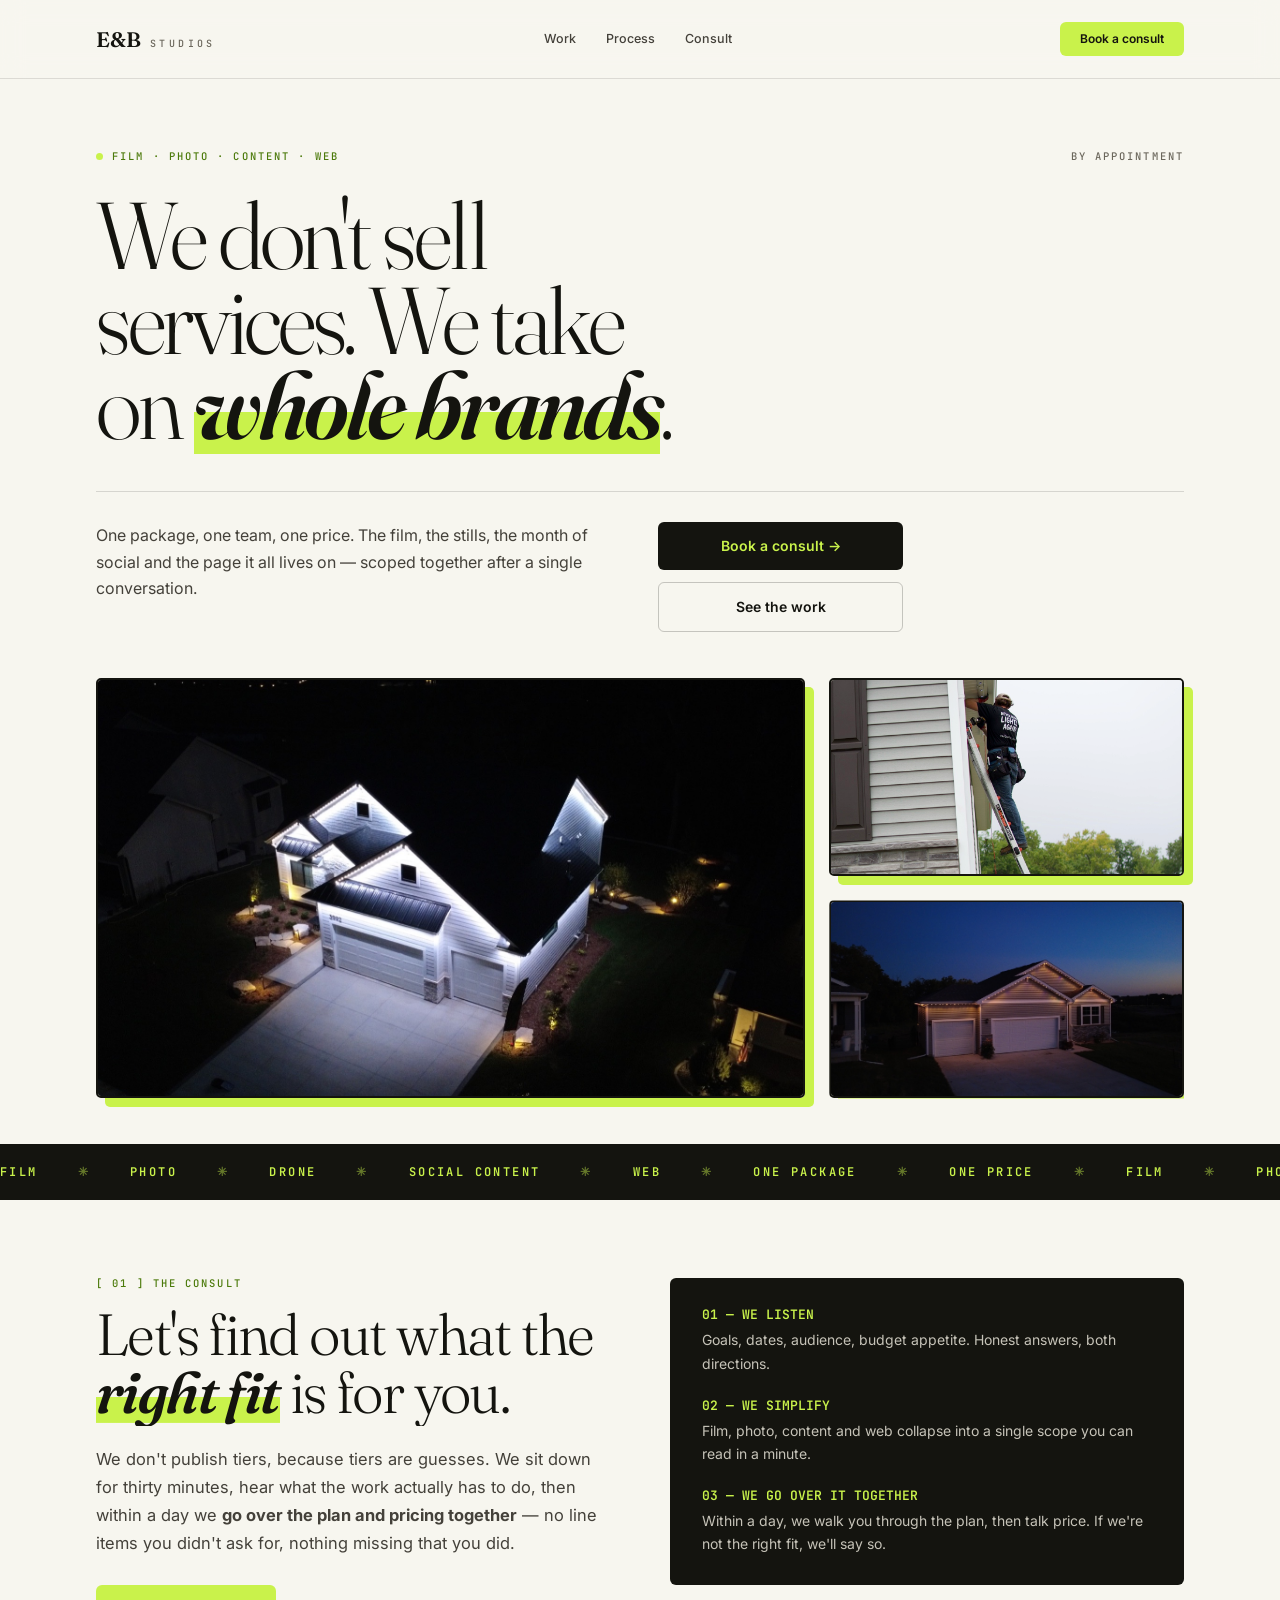
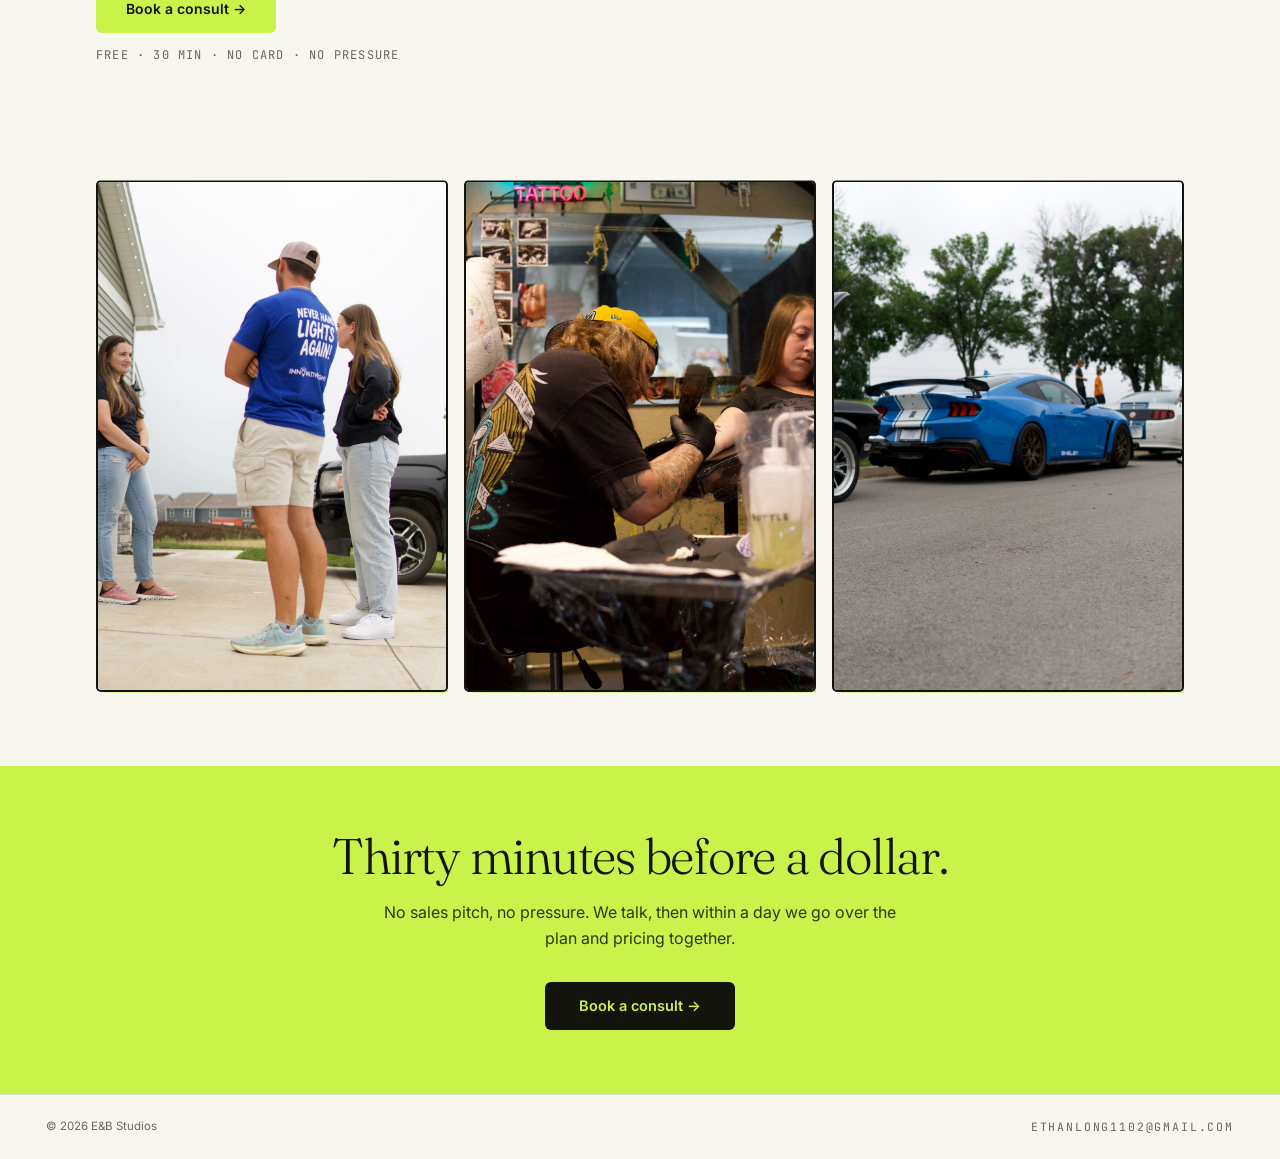
<file: index.html>
<!DOCTYPE html>
<html lang="en">
<head>
  <meta charset="UTF-8" />
  <meta name="viewport" content="width=device-width, initial-scale=1.0" />
  <title>E&amp;B Studios — Film, Photo, Content &amp; Web</title>
  <meta name="description" content="E&B Studios takes on whole brands: film, stills, social content and the page it all lives on — scoped together after one free 30-minute consult." />
  <script>document.documentElement.classList.add("js");</script>

  <link rel="preconnect" href="https://fonts.googleapis.com" />
  <link rel="preconnect" href="https://fonts.gstatic.com" crossorigin />
  <link href="https://fonts.googleapis.com/css2?family=Fraunces:ital,opsz,wght@0,9..144,300..700;1,9..144,300..700&family=Inter:wght@400;500;600;700&family=JetBrains+Mono:wght@400;500;600;700&display=swap" rel="stylesheet" />
  <link rel="stylesheet" href="styles.css" />
</head>
<body>
  <a class="skip" href="#main">Skip to content</a>
  <div class="progress" aria-hidden="true"></div>

  <header class="site-header">
    <div class="header-inner">
      <a href="index.html" class="logo" aria-label="E&amp;B Studios home"><span class="logo-mark">E&amp;B</span><span class="logo-word">STUDIOS</span></a>
      <nav class="nav" aria-label="Primary">
        <a class="navl" href="work.html">Work</a>
        <a class="navl" href="#consult">Process</a>
        <a class="navl" href="consult.html">Consult</a>
      </nav>
      <a class="btn btn-lime btn-sm" href="consult.html">Book a consult</a>
    </div>
  </header>

  <main id="main">
    <div class="wrap">
      <!-- hero -->
      <section class="hero">
        <div class="meta-row rv" data-rv>
          <span class="with-dot"><span class="dot" aria-hidden="true"></span>FILM · PHOTO · CONTENT · WEB</span>
          <span class="muted">BY APPOINTMENT</span>
        </div>
        <h1 class="h1 h1-hero">
          <span class="lift" data-rv style="--d:.04s"><span>We don't sell</span></span>
          <span class="lift" data-rv style="--d:.13s"><span>services. We take</span></span>
          <span class="lift" data-rv style="--d:.22s"><span>on <em class="mark" data-rv><span data-wave="0.06">whole brands</span></em>.</span></span>
        </h1>
        <div class="intro">
          <p class="rv" data-rv style="--d:.08s">One package, one team, one price. The film, the stills, the month of social and the page it all lives on — scoped together after a single conversation.</p>
          <div class="actions rv" data-rv style="--d:.18s">
            <a class="btn btn-ink" href="consult.html">Book a consult <span class="ar">→</span></a>
            <a class="btn btn-ghost" href="work.html">See the work</a>
          </div>
        </div>
      </section>

      <!-- hero media -->
      <section class="hero-media" aria-label="Recent work">
        <div class="still framed wipe hero-main" data-rv>
          <div class="ph">
            <div class="px" data-parallax="26">
              <img src="assets/img/il-aerial-night.jpg" alt="Aerial night view of a house outlined in permanent white lighting" />
            </div>
          </div>
        </div>
        <div class="hero-side">
          <div class="still framed wipe" data-rv style="--d:.12s">
            <div class="ph"><img class="pos-top" src="assets/img/il-hero.jpg" alt="Installer on a ladder fitting permanent lighting under a roofline" /></div>
          </div>
          <div class="still framed wipe" data-rv style="--d:.22s">
            <div class="ph"><img src="assets/img/il-dusk-warm.jpg" alt="Home lit with warm permanent lighting at dusk" /></div>
          </div>
        </div>
      </section>
    </div>

    <!-- marquee -->
    <div class="marquee" aria-hidden="true">
      <div class="mq-track">
        <span>FILM</span><span class="sep">✳</span><span>PHOTO</span><span class="sep">✳</span><span>DRONE</span><span class="sep">✳</span><span>SOCIAL CONTENT</span><span class="sep">✳</span><span>WEB</span><span class="sep">✳</span><span>ONE PACKAGE</span><span class="sep">✳</span><span>ONE PRICE</span><span class="sep">✳</span>
        <span>FILM</span><span class="sep">✳</span><span>PHOTO</span><span class="sep">✳</span><span>DRONE</span><span class="sep">✳</span><span>SOCIAL CONTENT</span><span class="sep">✳</span><span>WEB</span><span class="sep">✳</span><span>ONE PACKAGE</span><span class="sep">✳</span><span>ONE PRICE</span><span class="sep">✳</span>
      </div>
    </div>

    <div class="wrap">
      <!-- consult pitch -->
      <section id="consult" class="section">
        <div class="split">
          <div>
            <p class="label rv" data-rv style="margin-bottom:16px">[ 01 ] THE CONSULT</p>
            <h2 class="h2">
              <span class="lift" data-rv><span>Let's find out what the</span></span>
              <span class="lift" data-rv style="--d:.1s"><span><em class="mark" data-rv><span data-wave="0.06">right fit</span></em> is for you.</span></span>
            </h2>
            <p class="body rv" data-rv style="--d:.1s">We don't publish tiers, because tiers are guesses. We sit down for thirty minutes, hear what the work actually has to do, then within a day we <strong>go over the plan and pricing together</strong> — no line items you didn't ask for, nothing missing that you did.</p>
            <div class="rv" data-rv style="--d:.18s">
              <a class="btn btn-lime" href="consult.html" style="margin-top:28px">Book a consult <span class="ar">→</span></a>
              <p class="note">FREE · 30 MIN · NO CARD · NO PRESSURE</p>
            </div>
          </div>
          <div class="steps-panel rv" data-rv style="--d:.12s">
            <div class="step"><h3>01 — WE LISTEN</h3><p>Goals, dates, audience, budget appetite. Honest answers, both directions.</p></div>
            <div class="step"><h3>02 — WE SIMPLIFY</h3><p>Film, photo, content and web collapse into a single scope you can read in a minute.</p></div>
            <div class="step"><h3>03 — WE GO OVER IT TOGETHER</h3><p>Within a day, we walk you through the plan, then talk price. If we're not the right fit, we'll say so.</p></div>
          </div>
        </div>
      </section>

      <!-- selected work -->
      <section id="work" class="section section-last">
        <div class="section-head">
          <p class="label rv" data-rv>[ 02 ] SELECTED WORK</p>
          <a class="navl link-strong rv" data-rv href="work.html">All projects →</a>
        </div>
        <div class="covers">
          <a class="still framed wipe cover" data-rv href="work.html">
            <div class="ph"><img src="assets/img/il-crew.jpg" alt="" loading="lazy" /></div>
            <div class="cap"><h3>Brand work</h3><span>FILM · PHOTO · SOCIAL</span></div>
          </a>
          <a class="still framed wipe cover" data-rv style="--d:.1s" href="work.html">
            <div class="ph"><img src="assets/img/tattoo-2.jpg" alt="" loading="lazy" /></div>
            <div class="cap"><h3>Social content</h3><span>SHORT-FORM REEL</span></div>
          </a>
          <a class="still framed wipe cover" data-rv style="--d:.2s" href="work.html">
            <div class="ph"><img src="assets/img/carshow-mustang.jpg" alt="" loading="lazy" /></div>
            <div class="cap"><h3>Event coverage</h3><span>PHOTO SET</span></div>
          </a>
        </div>
      </section>
    </div>

    <!-- CTA band -->
    <section class="cta-band">
      <h2><span class="lift" data-rv><span><span data-wave="0.05">Thirty minutes before a dollar.</span></span></span></h2>
      <p class="rv" data-rv style="--d:.1s">No sales pitch, no pressure. We talk, then within a day we go over the plan and pricing together.</p>
      <div class="rv" data-rv style="--d:.18s"><a class="btn btn-ink" href="consult.html" style="padding:17px 34px;font-size:14.5px">Book a consult <span class="ar">→</span></a></div>
    </section>
  </main>

  <footer class="site-footer">
    <span>© <span data-year>2026</span> E&amp;B Studios</span>
    <a class="mono" data-email href="mailto:ethanlong1102@gmail.com">ethanlong1102@gmail.com</a>
  </footer>

  <script src="script.js"></script>
</body>
</html>
</file>
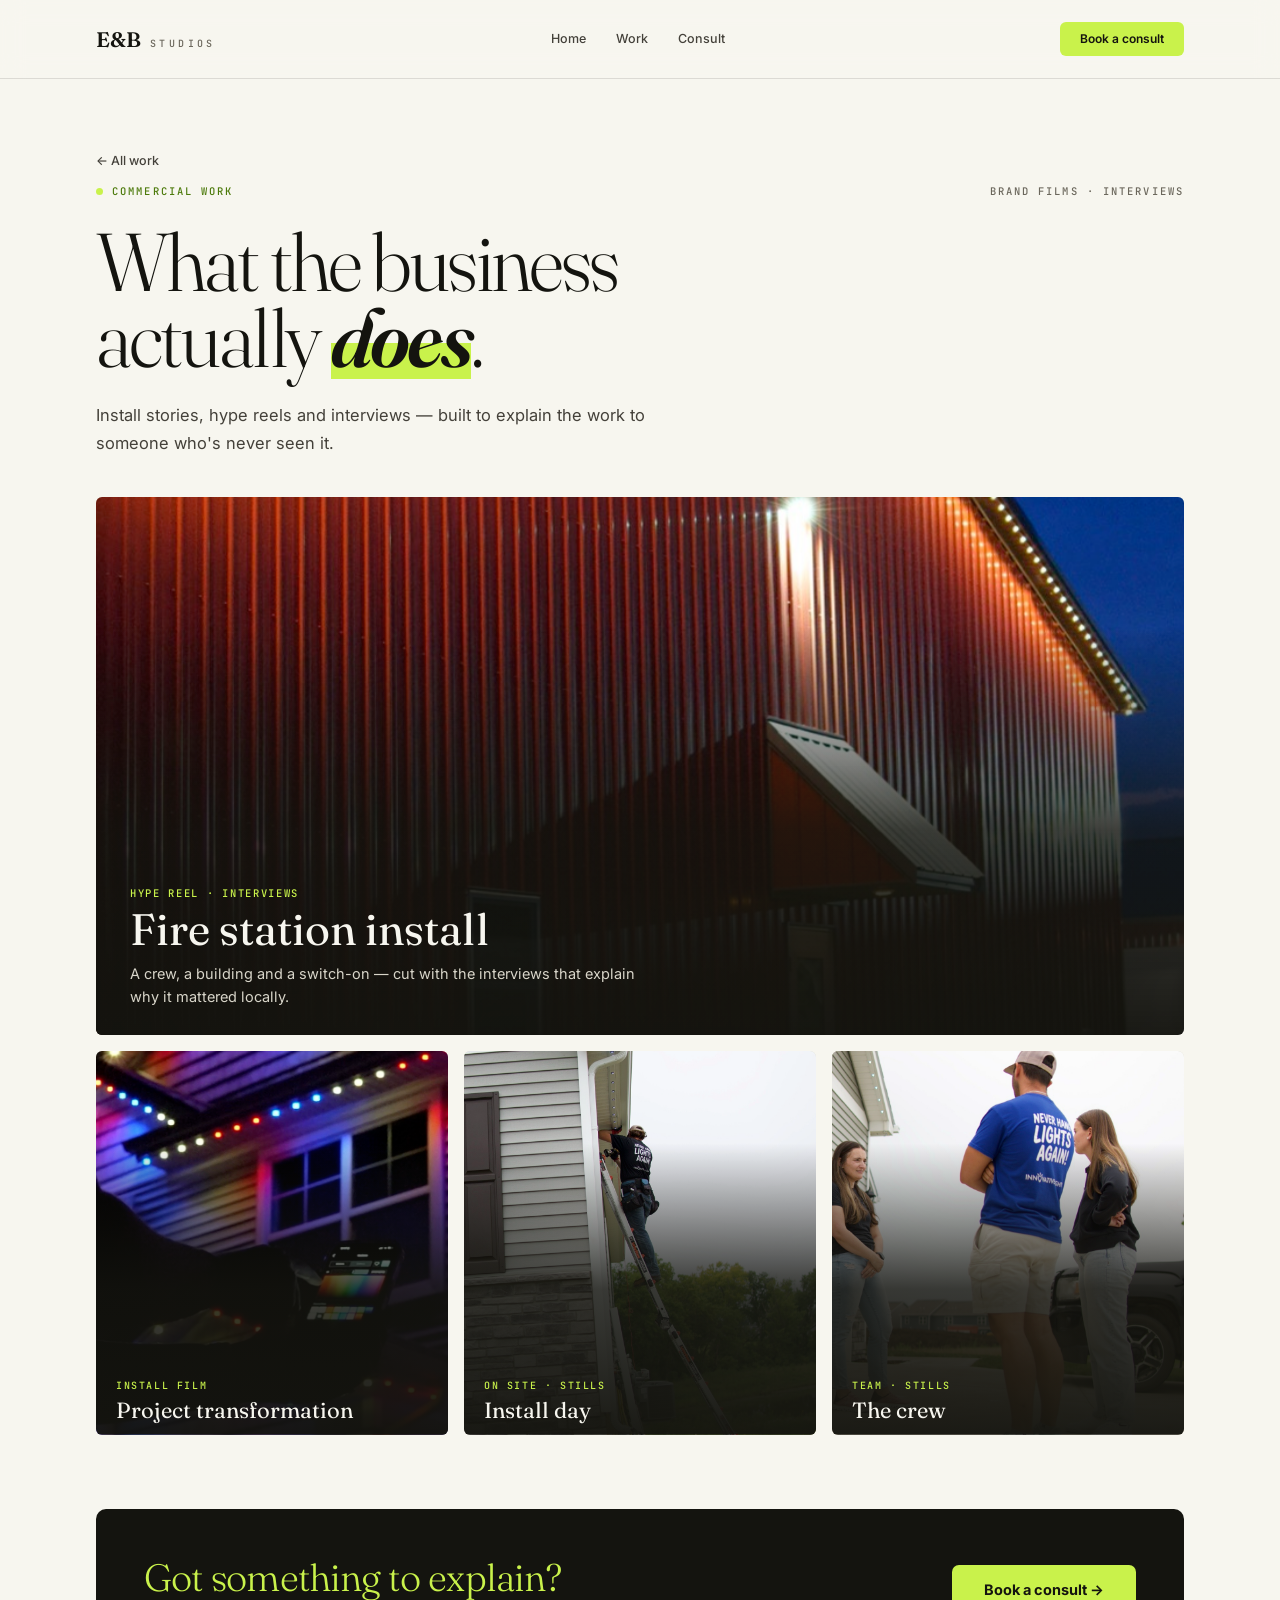
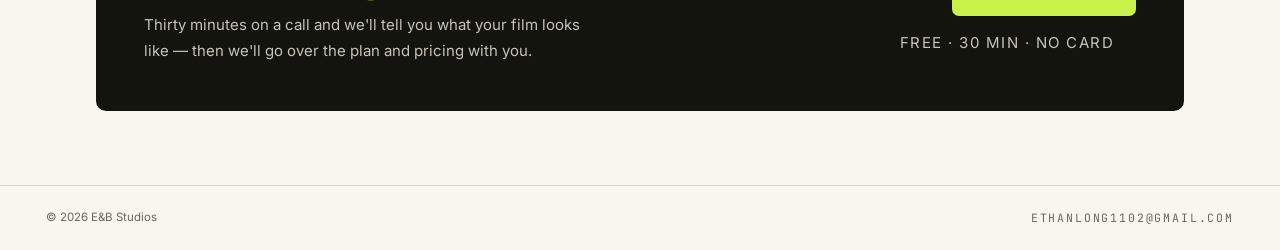
<file: commercial.html>
<!DOCTYPE html>
<html lang="en">
<head>
  <meta charset="UTF-8" />
  <meta name="viewport" content="width=device-width, initial-scale=1.0" />
  <title>Commercial Work — E&amp;B Studios</title>
  <meta name="description" content="Commercial video and brand films from E&B Studios — install stories, interviews and the pieces that explain a business." />
  <script>document.documentElement.classList.add("js");</script>

  <link rel="preconnect" href="https://fonts.googleapis.com" />
  <link rel="preconnect" href="https://fonts.gstatic.com" crossorigin />
  <link href="https://fonts.googleapis.com/css2?family=Fraunces:ital,opsz,wght@0,9..144,300..700;1,9..144,300..700&family=Inter:wght@400;500;600;700&family=JetBrains+Mono:wght@400;500;600;700&display=swap" rel="stylesheet" />
  <link rel="stylesheet" href="styles.css" />
</head>
<body>
  <a class="skip" href="#main">Skip to content</a>
  <div class="progress" aria-hidden="true"></div>

  <header class="site-header">
    <div class="header-inner">
      <a href="index.html" class="logo" aria-label="E&amp;B Studios home"><span class="logo-mark">E&amp;B</span><span class="logo-word">STUDIOS</span></a>
      <nav class="nav" aria-label="Primary">
        <a class="navl" href="index.html">Home</a>
        <a class="navl" href="work.html">Work</a>
        <a class="navl" href="consult.html">Consult</a>
      </nav>
      <a class="btn btn-lime btn-sm" href="consult.html">Book a consult</a>
    </div>
  </header>

  <main id="main" class="wrap">
    <section class="work-hero">
      <a class="navl back-link" href="work.html">← All work</a>
      <div class="meta-row rv" data-rv>
        <span class="with-dot"><span class="dot" aria-hidden="true"></span><span>COMMERCIAL WORK</span></span>
        <span class="muted">BRAND FILMS · INTERVIEWS</span>
      </div>
      <h1 class="h1">
        <span class="lift" data-rv><span>What the business</span></span>
        <span class="lift" data-rv style="--d:.12s"><span>actually <em class="mark" data-rv><span data-wave="0.07">does</span></em>.</span></span>
      </h1>
      <p class="lede rv" data-rv style="--d:.14s">Install stories, hype reels and interviews — built to explain the work to someone who's never seen it.</p>
    </section>

    <section class="section-last">
      <article class="card card-feature wipe" data-rv>
        <div class="ph"><div class="px" data-parallax="24"><img src="assets/img/il-firehouse-night.jpg" alt="" /></div></div>
        <div class="veil"></div>
        <div class="meta">
          <p class="tag">HYPE REEL · INTERVIEWS</p>
          <h2>Fire station install</h2>
          <p class="blurb">A crew, a building and a switch-on — cut with the interviews that explain why it mattered locally.</p>
        </div>
      </article>

      <div class="grid-cards">
        <article class="card wipe" data-rv>
          <div class="ph"><img src="assets/img/il-install.jpg" alt="" loading="lazy" /></div>
          <div class="veil"></div>
          <div class="meta"><p class="tag">INSTALL FILM</p><h3>Project transformation</h3></div>
        </article>

        <article class="card wipe" data-rv>
          <div class="ph"><img src="assets/img/il-hero.jpg" alt="" loading="lazy" /></div>
          <div class="veil"></div>
          <div class="meta"><p class="tag">ON SITE · STILLS</p><h3>Install day</h3></div>
        </article>

        <article class="card wipe" data-rv>
          <div class="ph"><img src="assets/img/il-crew.jpg" alt="" loading="lazy" /></div>
          <div class="veil"></div>
          <div class="meta"><p class="tag">TEAM · STILLS</p><h3>The crew</h3></div>
        </article>
      </div>
    </section>

    <section class="section-last">
      <div class="cta-panel rv" data-rv>
        <div>
          <h2>Got something to explain?</h2>
          <p>Thirty minutes on a call and we'll tell you what your film looks like — then we'll go over the plan and pricing with you.</p>
        </div>
        <div class="align-end">
          <a class="btn btn-lime btn-lg" href="consult.html">Book a consult <span class="ar">→</span></a>
          <p class="note-dark">FREE · 30 MIN · NO CARD</p>
        </div>
      </div>
    </section>
  </main>

  <footer class="site-footer">
    <span>© <span data-year>2026</span> E&amp;B Studios</span>
    <a class="mono" data-email href="mailto:ethanlong1102@gmail.com">ethanlong1102@gmail.com</a>
  </footer>

  <script src="script.js"></script>
</body>
</html>
</file>
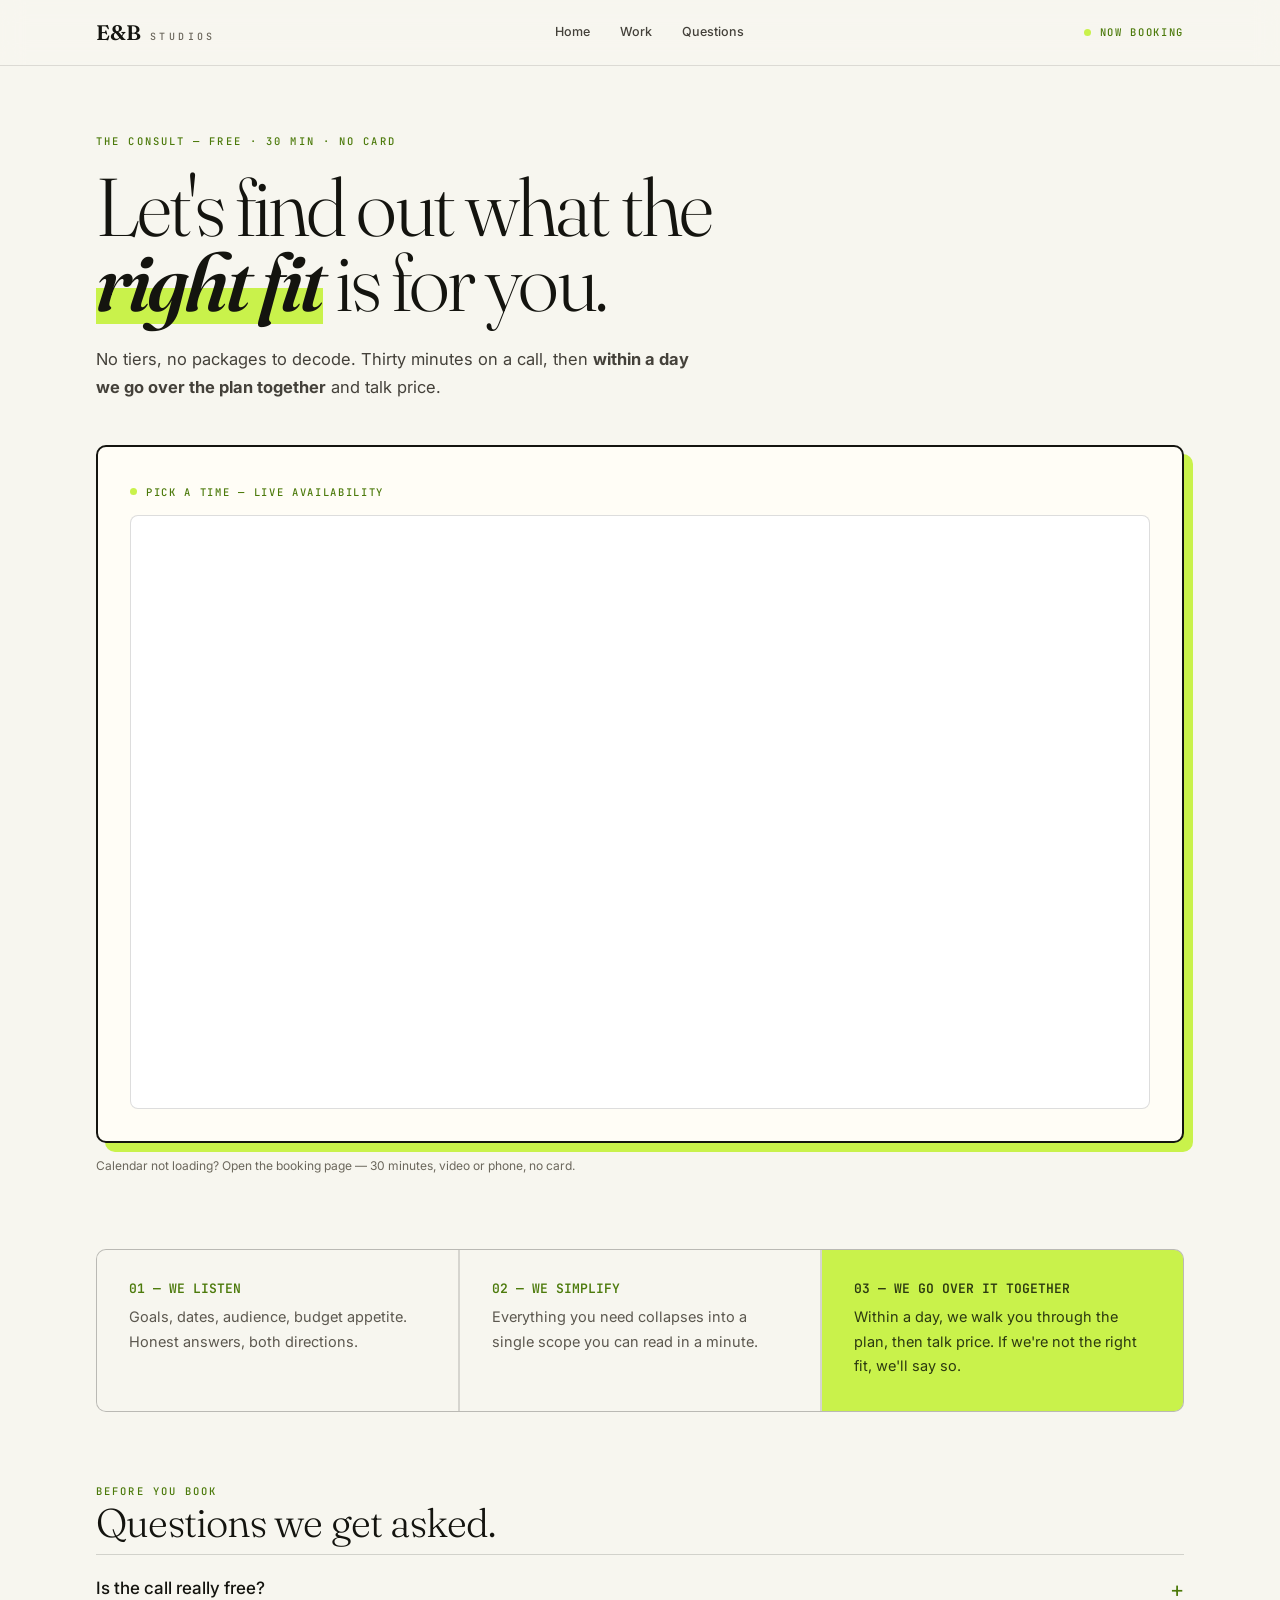
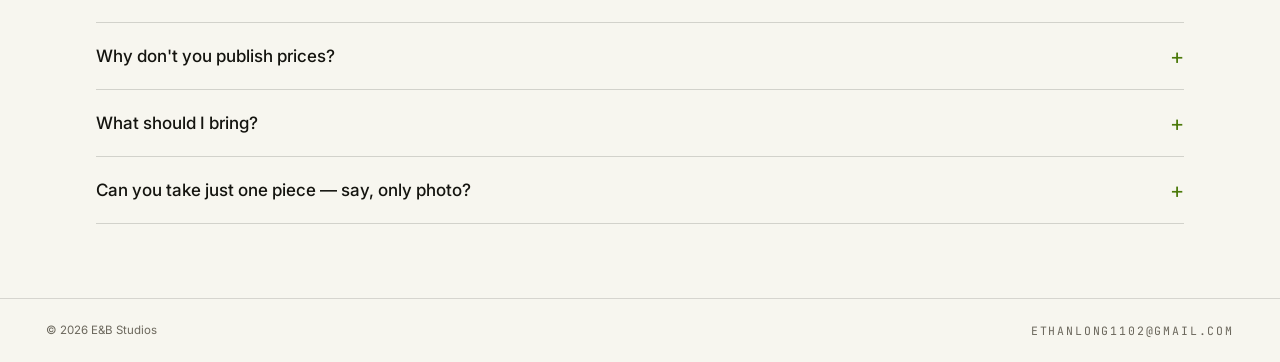
<file: consult.html>
<!DOCTYPE html>
<html lang="en">
<head>
  <meta charset="UTF-8" />
  <meta name="viewport" content="width=device-width, initial-scale=1.0" />
  <title>Book a Consult — E&amp;B Studios</title>
  <meta name="description" content="Book a free 30-minute consult with E&B Studios. No tiers, no card — we talk, then within a day we go over the plan and pricing together." />
  <script>document.documentElement.classList.add("js");</script>

  <link rel="preconnect" href="https://fonts.googleapis.com" />
  <link rel="preconnect" href="https://fonts.gstatic.com" crossorigin />
  <link href="https://fonts.googleapis.com/css2?family=Fraunces:ital,opsz,wght@0,9..144,300..700;1,9..144,300..700&family=Inter:wght@400;500;600;700&family=JetBrains+Mono:wght@400;500;600;700&display=swap" rel="stylesheet" />
  <link rel="stylesheet" href="styles.css" />
</head>
<body>
  <a class="skip" href="#main">Skip to content</a>
  <div class="progress" aria-hidden="true"></div>

  <header class="site-header">
    <div class="header-inner">
      <a href="index.html" class="logo" aria-label="E&amp;B Studios home"><span class="logo-mark">E&amp;B</span><span class="logo-word">STUDIOS</span></a>
      <nav class="nav" aria-label="Primary">
        <a class="navl" href="index.html">Home</a>
        <a class="navl" href="work.html">Work</a>
        <a class="navl" href="#faq">Questions</a>
      </nav>
      <span class="status-pill"><span class="dot" aria-hidden="true"></span>NOW BOOKING</span>
    </div>
  </header>

  <main id="main" class="wrap">
    <!-- hero -->
    <section class="consult-hero">
      <p class="label rv" data-rv>THE CONSULT — FREE · 30 MIN · NO CARD</p>
      <h1 class="h1">
        <span class="lift" data-rv><span>Let's find out what the</span></span>
        <span class="lift" data-rv style="--d:.12s"><span><em class="mark" data-rv><span data-wave="0.06">right fit</span></em> is for you.</span></span>
      </h1>
      <p class="lede rv" data-rv style="--d:.14s">No tiers, no packages to decode. Thirty minutes on a call, then <strong>within a day we go over the plan together</strong> and talk price.</p>
    </section>

    <!-- booking -->
    <section id="book" class="section-last">
      <!-- Built-in request form (used until a Google Calendar booking link is set in script.js) -->
      <div data-booking-form>
        <form novalidate>
          <div class="book-grid">
            <div class="panel rv" data-rv>
              <div class="panel-head">
                <p class="step-label">STEP 01 — PICK A TIME</p>
                <div class="month-nav">
                  <button type="button" class="day day-nav" data-prev aria-label="Previous month">‹</button>
                  <span class="month-label" data-month aria-live="polite">September 2026</span>
                  <button type="button" class="day day-nav" data-next aria-label="Next month">›</button>
                </div>
              </div>
              <div class="weekdays" aria-hidden="true"><span>M</span><span>T</span><span>W</span><span>T</span><span>F</span><span>S</span><span>S</span></div>
              <div class="days" data-days></div>

              <p class="step-label slots-label">AVAILABLE — <span data-tz>CT</span></p>
              <div class="slots" data-slots></div>
              <p class="hint">Shown in <span data-tz-long>Central Time</span>. Video or phone — your call.</p>
            </div>

            <div class="panel rv" data-rv style="--d:.1s">
              <p class="step-label" style="margin-bottom:20px">STEP 02 — YOUR DETAILS</p>
              <div class="fields">
                <label class="field"><span>NAME</span><input class="fld" type="text" name="name" autocomplete="name" placeholder="Your name" required /></label>
                <label class="field"><span>EMAIL</span><input class="fld" type="email" name="email" autocomplete="email" placeholder="you@company.com" required /></label>
              </div>
              <div class="fields">
                <label class="field"><span>PROJECT TYPE</span>
                  <select class="fld" name="type">
                    <option>Brand</option>
                    <option>Film</option>
                    <option>Social media</option>
                    <option>Wedding</option>
                    <option>Property</option>
                    <option>Something else</option>
                  </select>
                </label>
                <label class="field"><span>TARGET WINDOW</span><input class="fld" type="text" name="window" placeholder="e.g. Nov 2026" /></label>
              </div>
              <label class="field field-full"><span>WHAT DO YOU WANT TO WALK AWAY WITH?</span><textarea class="fld" name="goal" rows="4" placeholder="A launch film, a month of social, a site that converts…"></textarea></label>
            </div>
          </div>

          <div class="summary rv" data-rv style="--d:.16s">
            <div>
              <p class="label">YOUR SLOT</p>
              <p class="big" data-chosen aria-live="polite">Pick a day to continue</p>
              <p class="sub">30 minutes · <span data-tz>CT</span> · Video or phone</p>
            </div>
            <div>
              <p class="label">WE'LL COVER</p>
              <p class="sub" style="margin:0">What the work has to do · scope, dates and crew · a real number before you hang up.</p>
            </div>
            <div class="align-end">
              <button type="submit" class="btn btn-lime btn-lg">Request this slot <span class="ar">→</span></button>
              <p class="note-dark">WE CONFIRM BY EMAIL · NO CARD</p>
            </div>
            <p class="form-status" data-status role="status"></p>
          </div>
        </form>
      </div>

      <!-- Live booking (shown automatically once bookingEmbedUrl is set in script.js) -->
      <div data-booking-embed hidden>
        <div class="panel embed-panel">
          <p class="step-label with-dot" style="margin-bottom:18px"><span class="dot" aria-hidden="true"></span>PICK A TIME — LIVE AVAILABILITY</p>
        </div>
        <p class="hint">Calendar not loading? <a class="navl" data-booking-link href="https://calendar.app.google/4SrA89J7dB6cKtww9">Open the booking page</a> — 30 minutes, video or phone, no card.</p>
      </div>
    </section>

    <!-- process -->
    <section class="section-last" aria-label="How it works">
      <div class="strip">
        <div class="rv" data-rv><h3>01 — WE LISTEN</h3><p>Goals, dates, audience, budget appetite. Honest answers, both directions.</p></div>
        <div class="rv" data-rv style="--d:.08s"><h3>02 — WE SIMPLIFY</h3><p>Everything you need collapses into a single scope you can read in a minute.</p></div>
        <div class="rv is-lime" data-rv style="--d:.16s"><h3>03 — WE GO OVER IT TOGETHER</h3><p>Within a day, we walk you through the plan, then talk price. If we're not the right fit, we'll say so.</p></div>
      </div>
    </section>

    <!-- faq -->
    <section id="faq" class="faq section-last">
      <p class="label rv" data-rv>BEFORE YOU BOOK</p>
      <h2 class="h2 h2-sm"><span class="lift" data-rv><span>Questions we get asked.</span></span></h2>
      <div class="rv" data-rv style="--d:.1s">
        <details class="acc"><summary>Is the call really free?<span class="pm" aria-hidden="true">+</span></summary><p>Yes. Thirty minutes, no card, no obligation. If it turns out we're not the right studio for the job, we'll tell you who is.</p></details>
        <details class="acc"><summary>Why don't you publish prices?<span class="pm" aria-hidden="true">+</span></summary><p>Because tiers are guesses. A two-hour brand shoot and a three-day wedding don't belong on the same menu. We talk first, then go over the plan and pricing with you once we understand the work.</p></details>
        <details class="acc"><summary>What should I bring?<span class="pm" aria-hidden="true">+</span></summary><p>Rough dates, rough budget, and anything that shows the feeling you're after — a reel, a mood board, a competitor's site you envy.</p></details>
        <details class="acc"><summary>Can you take just one piece — say, only photo?<span class="pm" aria-hidden="true">+</span></summary><p>Usually we work as one package, because that's what keeps a brand consistent. Tell us on the call and we'll be straight with you about whether a single craft makes sense.</p></details>
      </div>
    </section>
  </main>

  <footer class="site-footer">
    <span>© <span data-year>2026</span> E&amp;B Studios</span>
    <a class="mono" data-email href="mailto:ethanlong1102@gmail.com">ethanlong1102@gmail.com</a>
  </footer>

  <script src="script.js"></script>
</body>
</html>
</file>
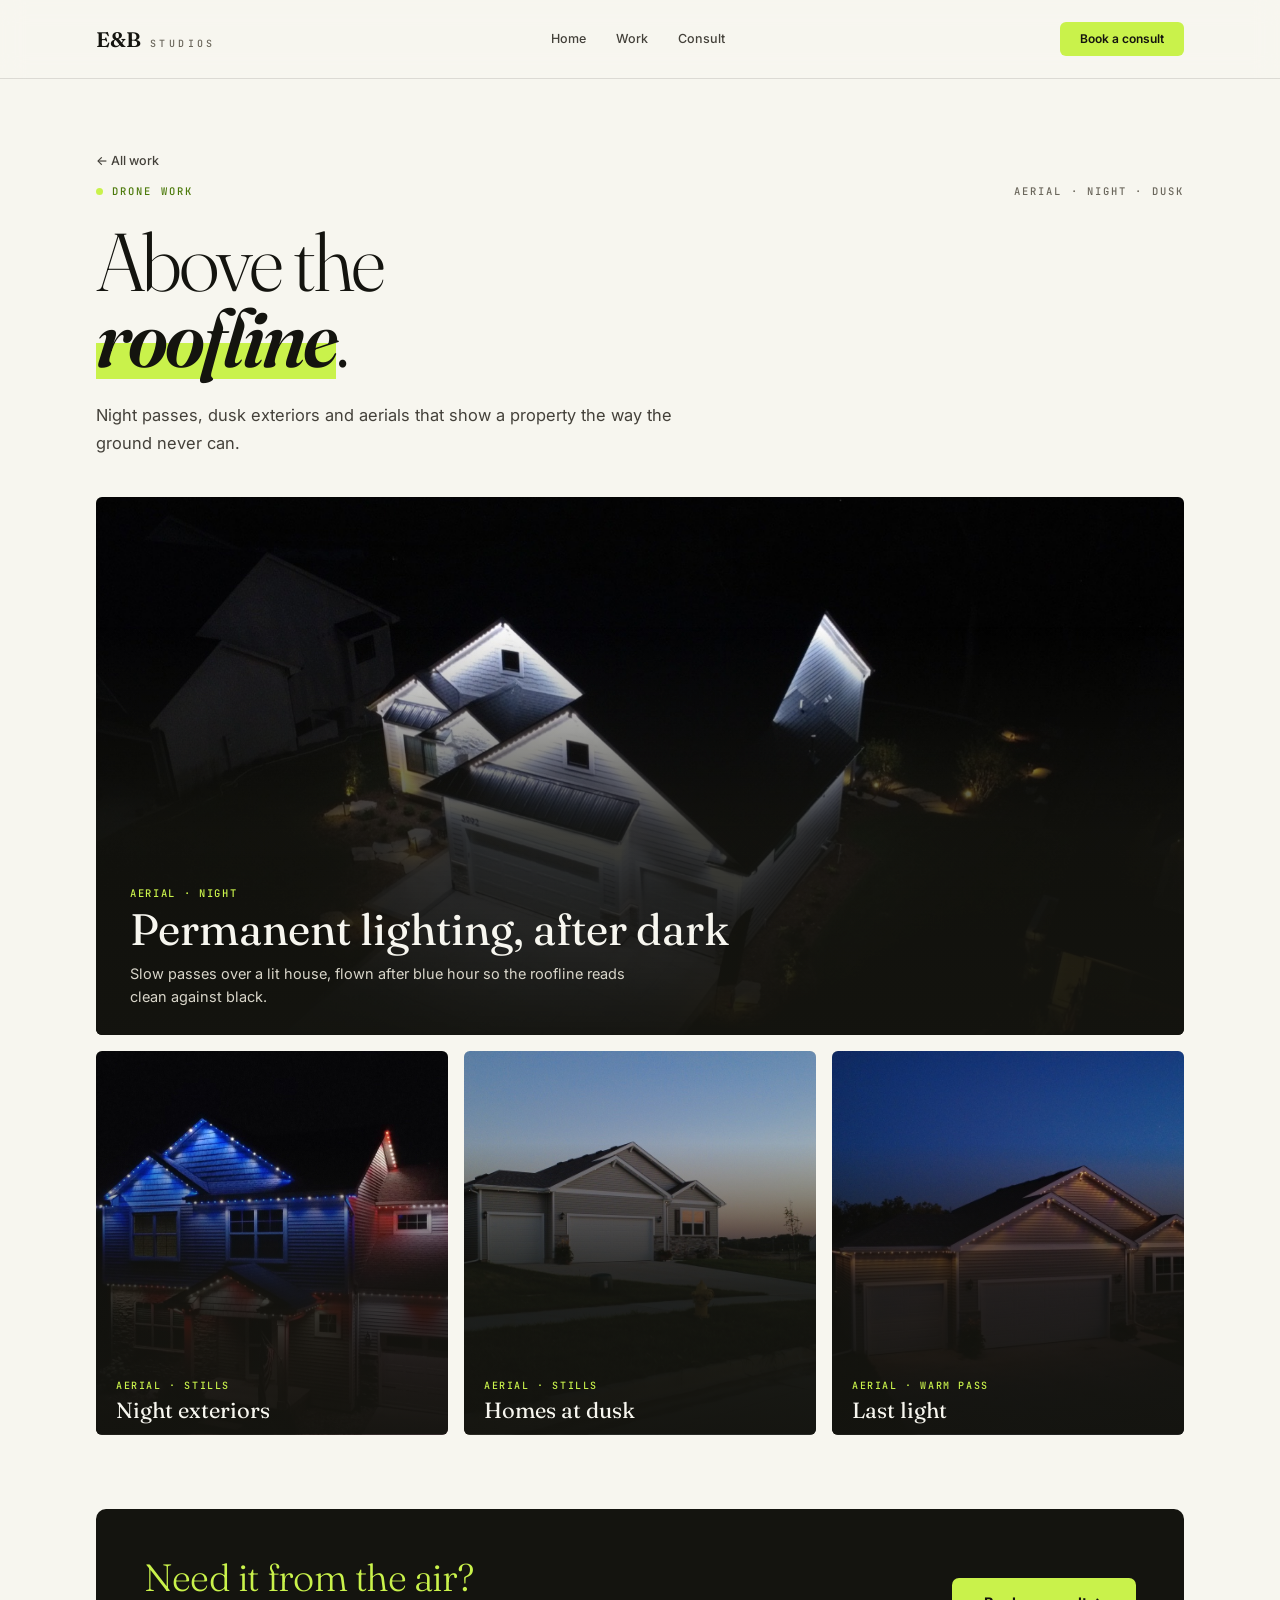
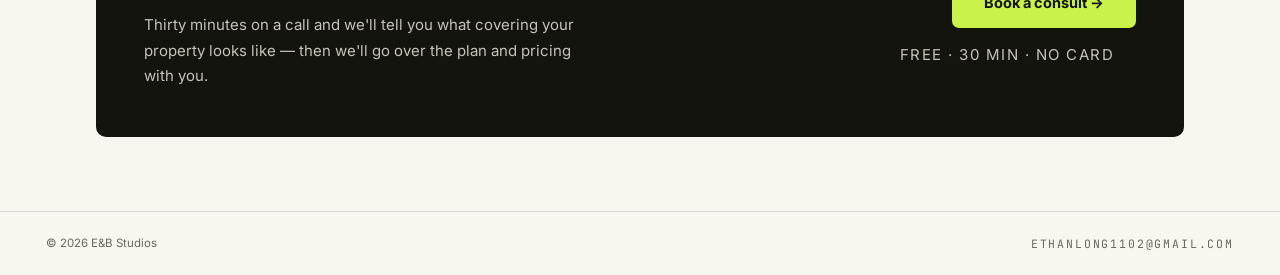
<file: drone.html>
<!DOCTYPE html>
<html lang="en">
<head>
  <meta charset="UTF-8" />
  <meta name="viewport" content="width=device-width, initial-scale=1.0" />
  <title>Drone Work — E&amp;B Studios</title>
  <meta name="description" content="Aerial and night drone work from E&B Studios." />
  <script>document.documentElement.classList.add("js");</script>

  <link rel="preconnect" href="https://fonts.googleapis.com" />
  <link rel="preconnect" href="https://fonts.gstatic.com" crossorigin />
  <link href="https://fonts.googleapis.com/css2?family=Fraunces:ital,opsz,wght@0,9..144,300..700;1,9..144,300..700&family=Inter:wght@400;500;600;700&family=JetBrains+Mono:wght@400;500;600;700&display=swap" rel="stylesheet" />
  <link rel="stylesheet" href="styles.css" />
</head>
<body>
  <a class="skip" href="#main">Skip to content</a>
  <div class="progress" aria-hidden="true"></div>

  <header class="site-header">
    <div class="header-inner">
      <a href="index.html" class="logo" aria-label="E&amp;B Studios home"><span class="logo-mark">E&amp;B</span><span class="logo-word">STUDIOS</span></a>
      <nav class="nav" aria-label="Primary">
        <a class="navl" href="index.html">Home</a>
        <a class="navl" href="work.html">Work</a>
        <a class="navl" href="consult.html">Consult</a>
      </nav>
      <a class="btn btn-lime btn-sm" href="consult.html">Book a consult</a>
    </div>
  </header>

  <main id="main" class="wrap">
    <section class="work-hero">
      <a class="navl back-link" href="work.html">← All work</a>
      <div class="meta-row rv" data-rv>
        <span class="with-dot"><span class="dot" aria-hidden="true"></span><span>DRONE WORK</span></span>
        <span class="muted">AERIAL · NIGHT · DUSK</span>
      </div>
      <h1 class="h1">
        <span class="lift" data-rv><span>Above the</span></span>
        <span class="lift" data-rv style="--d:.12s"><span><em class="mark" data-rv><span data-wave="0.07">roofline</span></em>.</span></span>
      </h1>
      <p class="lede rv" data-rv style="--d:.14s">Night passes, dusk exteriors and aerials that show a property the way the ground never can.</p>
    </section>

    <section class="section-last">
      <article class="card card-feature wipe" data-rv>
        <div class="ph"><div class="px" data-parallax="24"><img src="assets/img/il-aerial-night.jpg" alt="" /></div></div>
        <div class="veil"></div>
        <div class="meta">
          <p class="tag">AERIAL · NIGHT</p>
          <h2>Permanent lighting, after dark</h2>
          <p class="blurb">Slow passes over a lit house, flown after blue hour so the roofline reads clean against black.</p>
        </div>
      </article>

      <div class="grid-cards">
        <article class="card wipe" data-rv>
          <div class="ph"><img src="assets/img/il-drone-house.jpg" alt="" loading="lazy" /></div>
          <div class="veil"></div>
          <div class="meta"><p class="tag">AERIAL · STILLS</p><h3>Night exteriors</h3></div>
        </article>

        <article class="card wipe" data-rv>
          <div class="ph"><img src="assets/img/il-dusk-home.jpg" alt="" loading="lazy" /></div>
          <div class="veil"></div>
          <div class="meta"><p class="tag">AERIAL · STILLS</p><h3>Homes at dusk</h3></div>
        </article>

        <article class="card wipe" data-rv>
          <div class="ph"><img src="assets/img/il-dusk-warm.jpg" alt="" loading="lazy" /></div>
          <div class="veil"></div>
          <div class="meta"><p class="tag">AERIAL · WARM PASS</p><h3>Last light</h3></div>
        </article>
      </div>
    </section>

    <section class="section-last">
      <div class="cta-panel rv" data-rv>
        <div>
          <h2>Need it from the air?</h2>
          <p>Thirty minutes on a call and we'll tell you what covering your property looks like — then we'll go over the plan and pricing with you.</p>
        </div>
        <div class="align-end">
          <a class="btn btn-lime btn-lg" href="consult.html">Book a consult <span class="ar">→</span></a>
          <p class="note-dark">FREE · 30 MIN · NO CARD</p>
        </div>
      </div>
    </section>
  </main>

  <footer class="site-footer">
    <span>© <span data-year>2026</span> E&amp;B Studios</span>
    <a class="mono" data-email href="mailto:ethanlong1102@gmail.com">ethanlong1102@gmail.com</a>
  </footer>

  <script src="script.js"></script>
</body>
</html>
</file>
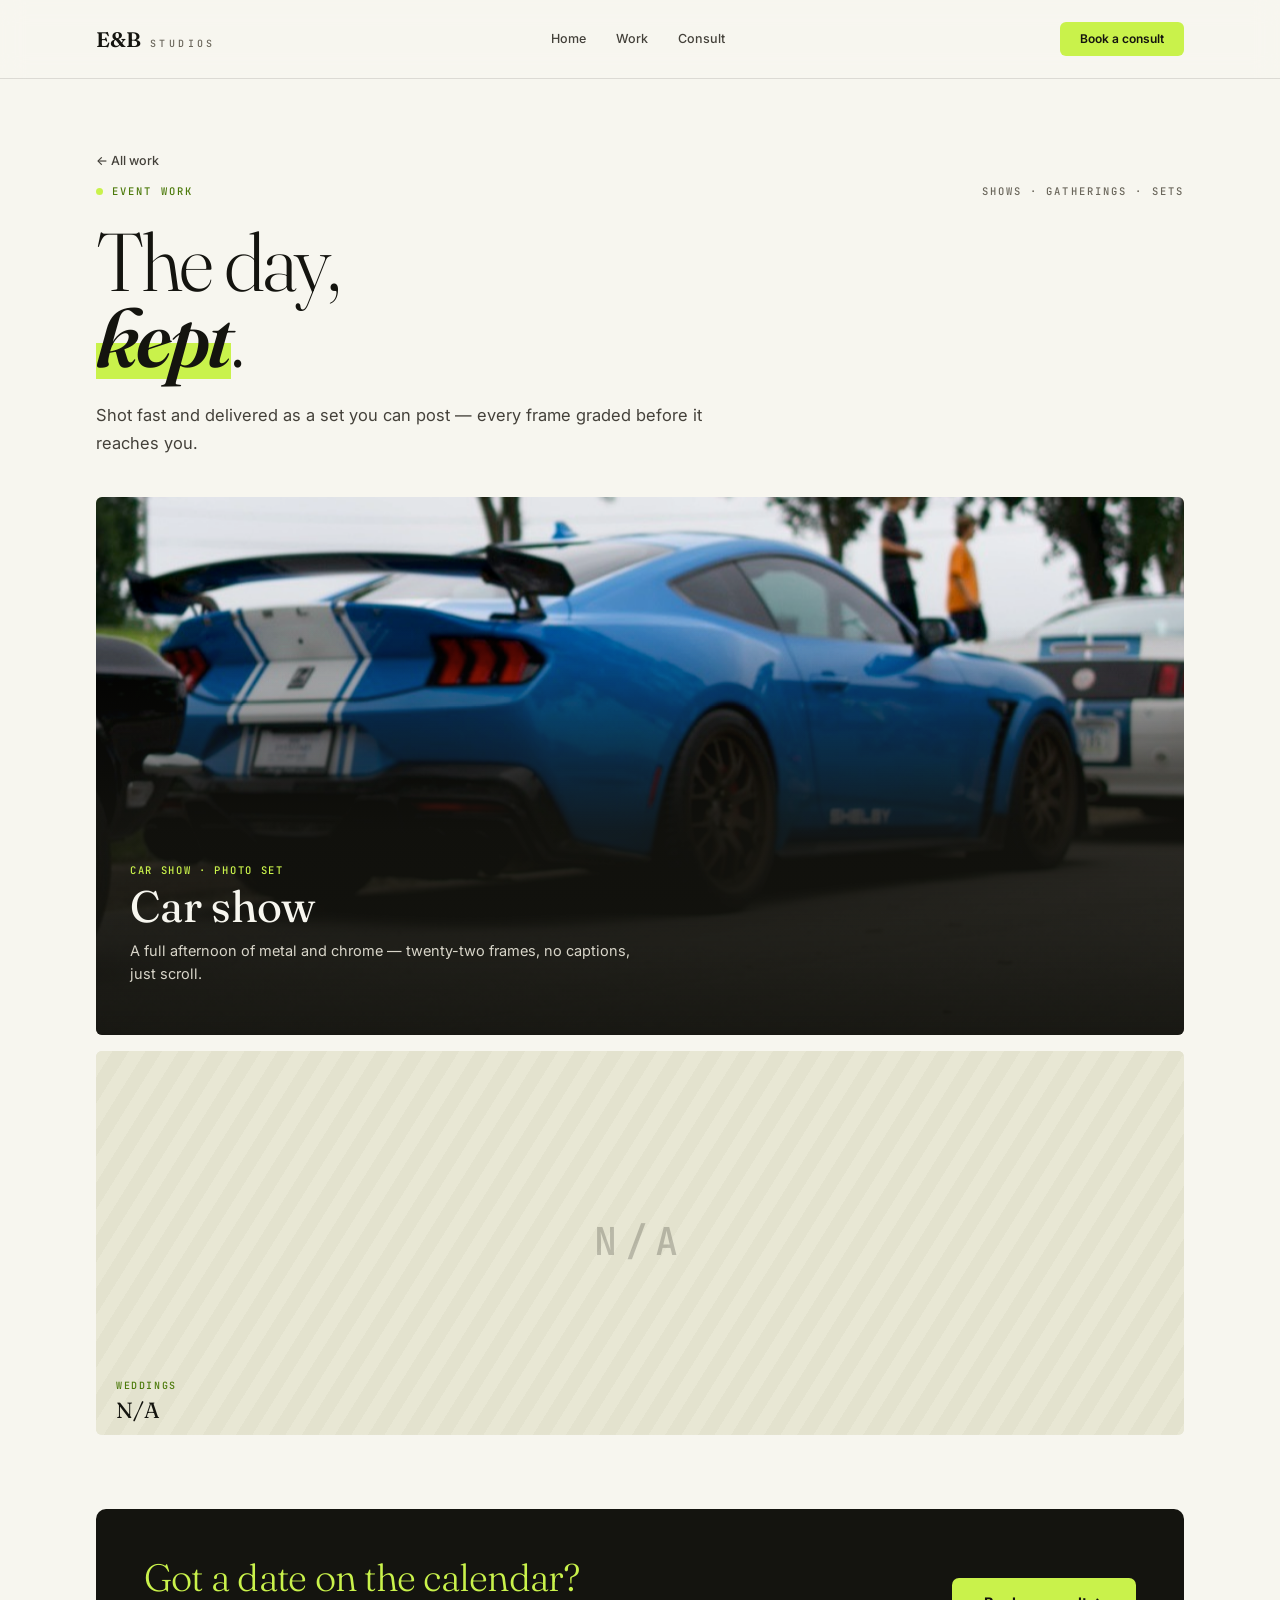
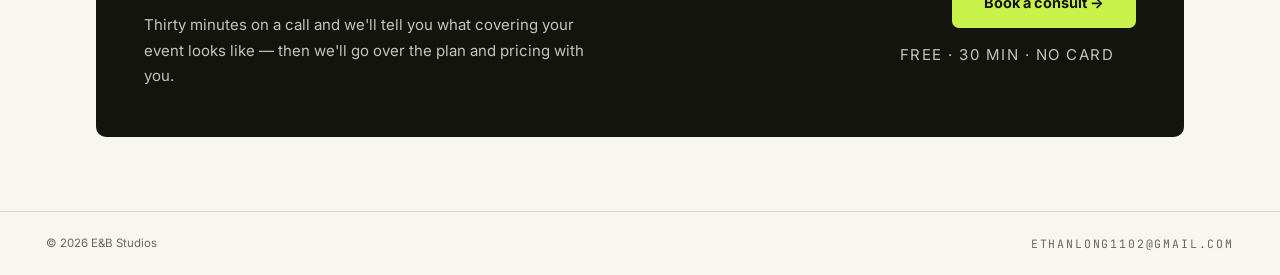
<file: events.html>
<!DOCTYPE html>
<html lang="en">
<head>
  <meta charset="UTF-8" />
  <meta name="viewport" content="width=device-width, initial-scale=1.0" />
  <title>Event Work — E&amp;B Studios</title>
  <meta name="description" content="Event coverage from E&B Studios — shows, gatherings and the days worth remembering." />
  <script>document.documentElement.classList.add("js");</script>

  <link rel="preconnect" href="https://fonts.googleapis.com" />
  <link rel="preconnect" href="https://fonts.gstatic.com" crossorigin />
  <link href="https://fonts.googleapis.com/css2?family=Fraunces:ital,opsz,wght@0,9..144,300..700;1,9..144,300..700&family=Inter:wght@400;500;600;700&family=JetBrains+Mono:wght@400;500;600;700&display=swap" rel="stylesheet" />
  <link rel="stylesheet" href="styles.css" />
</head>
<body>
  <a class="skip" href="#main">Skip to content</a>
  <div class="progress" aria-hidden="true"></div>

  <header class="site-header">
    <div class="header-inner">
      <a href="index.html" class="logo" aria-label="E&amp;B Studios home"><span class="logo-mark">E&amp;B</span><span class="logo-word">STUDIOS</span></a>
      <nav class="nav" aria-label="Primary">
        <a class="navl" href="index.html">Home</a>
        <a class="navl" href="work.html">Work</a>
        <a class="navl" href="consult.html">Consult</a>
      </nav>
      <a class="btn btn-lime btn-sm" href="consult.html">Book a consult</a>
    </div>
  </header>

  <main id="main" class="wrap">
    <section class="work-hero">
      <a class="navl back-link" href="work.html">← All work</a>
      <div class="meta-row rv" data-rv>
        <span class="with-dot"><span class="dot" aria-hidden="true"></span><span>EVENT WORK</span></span>
        <span class="muted">SHOWS · GATHERINGS · SETS</span>
      </div>
      <h1 class="h1">
        <span class="lift" data-rv><span>The day,</span></span>
        <span class="lift" data-rv style="--d:.12s"><span><em class="mark" data-rv><span data-wave="0.07">kept</span></em>.</span></span>
      </h1>
      <p class="lede rv" data-rv style="--d:.14s">Shot fast and delivered as a set you can post — every frame graded before it reaches you.</p>
    </section>

    <section class="section-last">
      <a class="card card-feature wipe" data-rv href="gallery-cars.html">
        <div class="ph"><div class="px" data-parallax="24"><img src="assets/img/carshow-mustang.jpg" alt="" /></div></div>
        <div class="veil"></div>
        <div class="meta">
          <p class="tag">CAR SHOW · PHOTO SET</p>
          <h2>Car show</h2>
          <p class="blurb">A full afternoon of metal and chrome — twenty-two frames, no captions, just scroll.</p>
          <span class="go">OPEN THE GALLERY →</span>
        </div>
      </a>

      <div class="grid-cards">
        <article class="card wipe" data-rv data-placeholder>
          <div class="ph stripes-b"><span class="na">N/A</span></div>
          <div class="veil"></div>
          <div class="meta"><p class="tag">WEDDINGS</p><h3>N/A</h3></div>
        </article>
      </div>
    </section>

    <section class="section-last">
      <div class="cta-panel rv" data-rv>
        <div>
          <h2>Got a date on the calendar?</h2>
          <p>Thirty minutes on a call and we'll tell you what covering your event looks like — then we'll go over the plan and pricing with you.</p>
        </div>
        <div class="align-end">
          <a class="btn btn-lime btn-lg" href="consult.html">Book a consult <span class="ar">→</span></a>
          <p class="note-dark">FREE · 30 MIN · NO CARD</p>
        </div>
      </div>
    </section>
  </main>

  <footer class="site-footer">
    <span>© <span data-year>2026</span> E&amp;B Studios</span>
    <a class="mono" data-email href="mailto:ethanlong1102@gmail.com">ethanlong1102@gmail.com</a>
  </footer>

  <script src="script.js"></script>
</body>
</html>
</file>
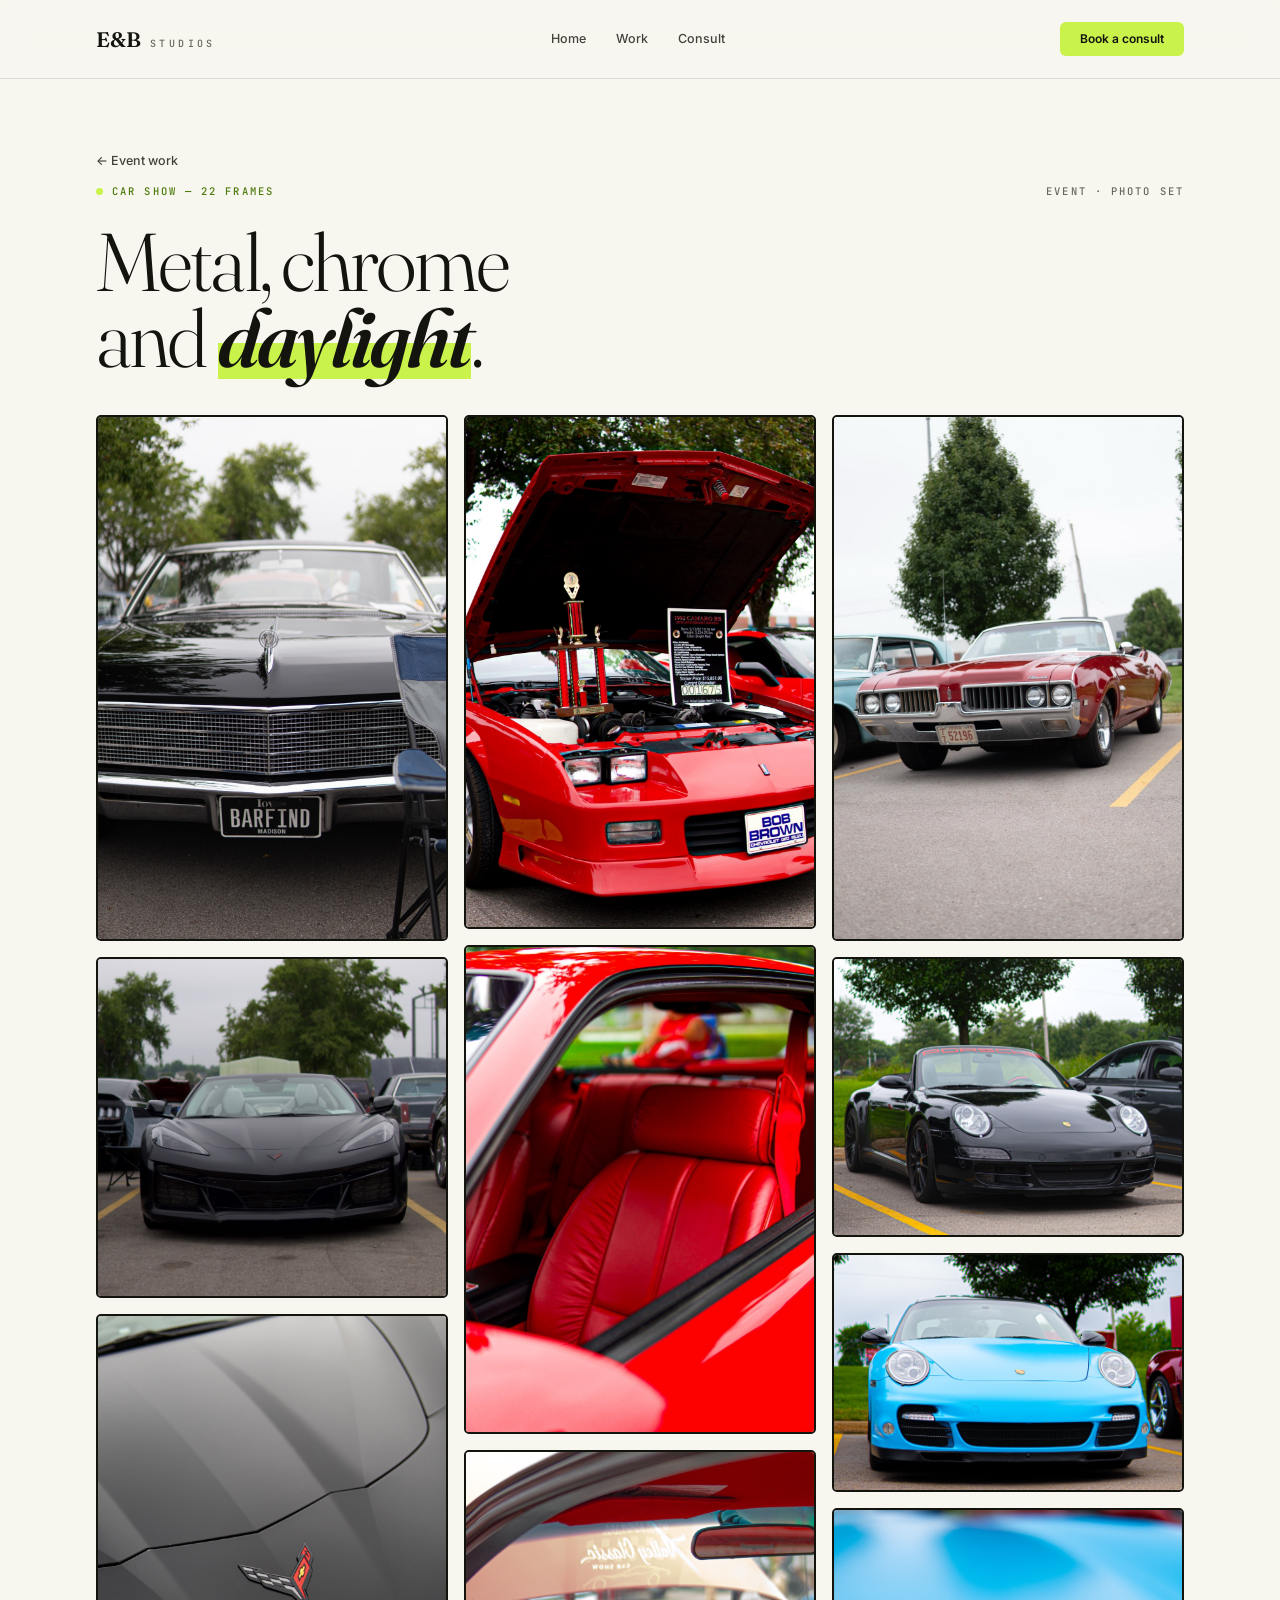
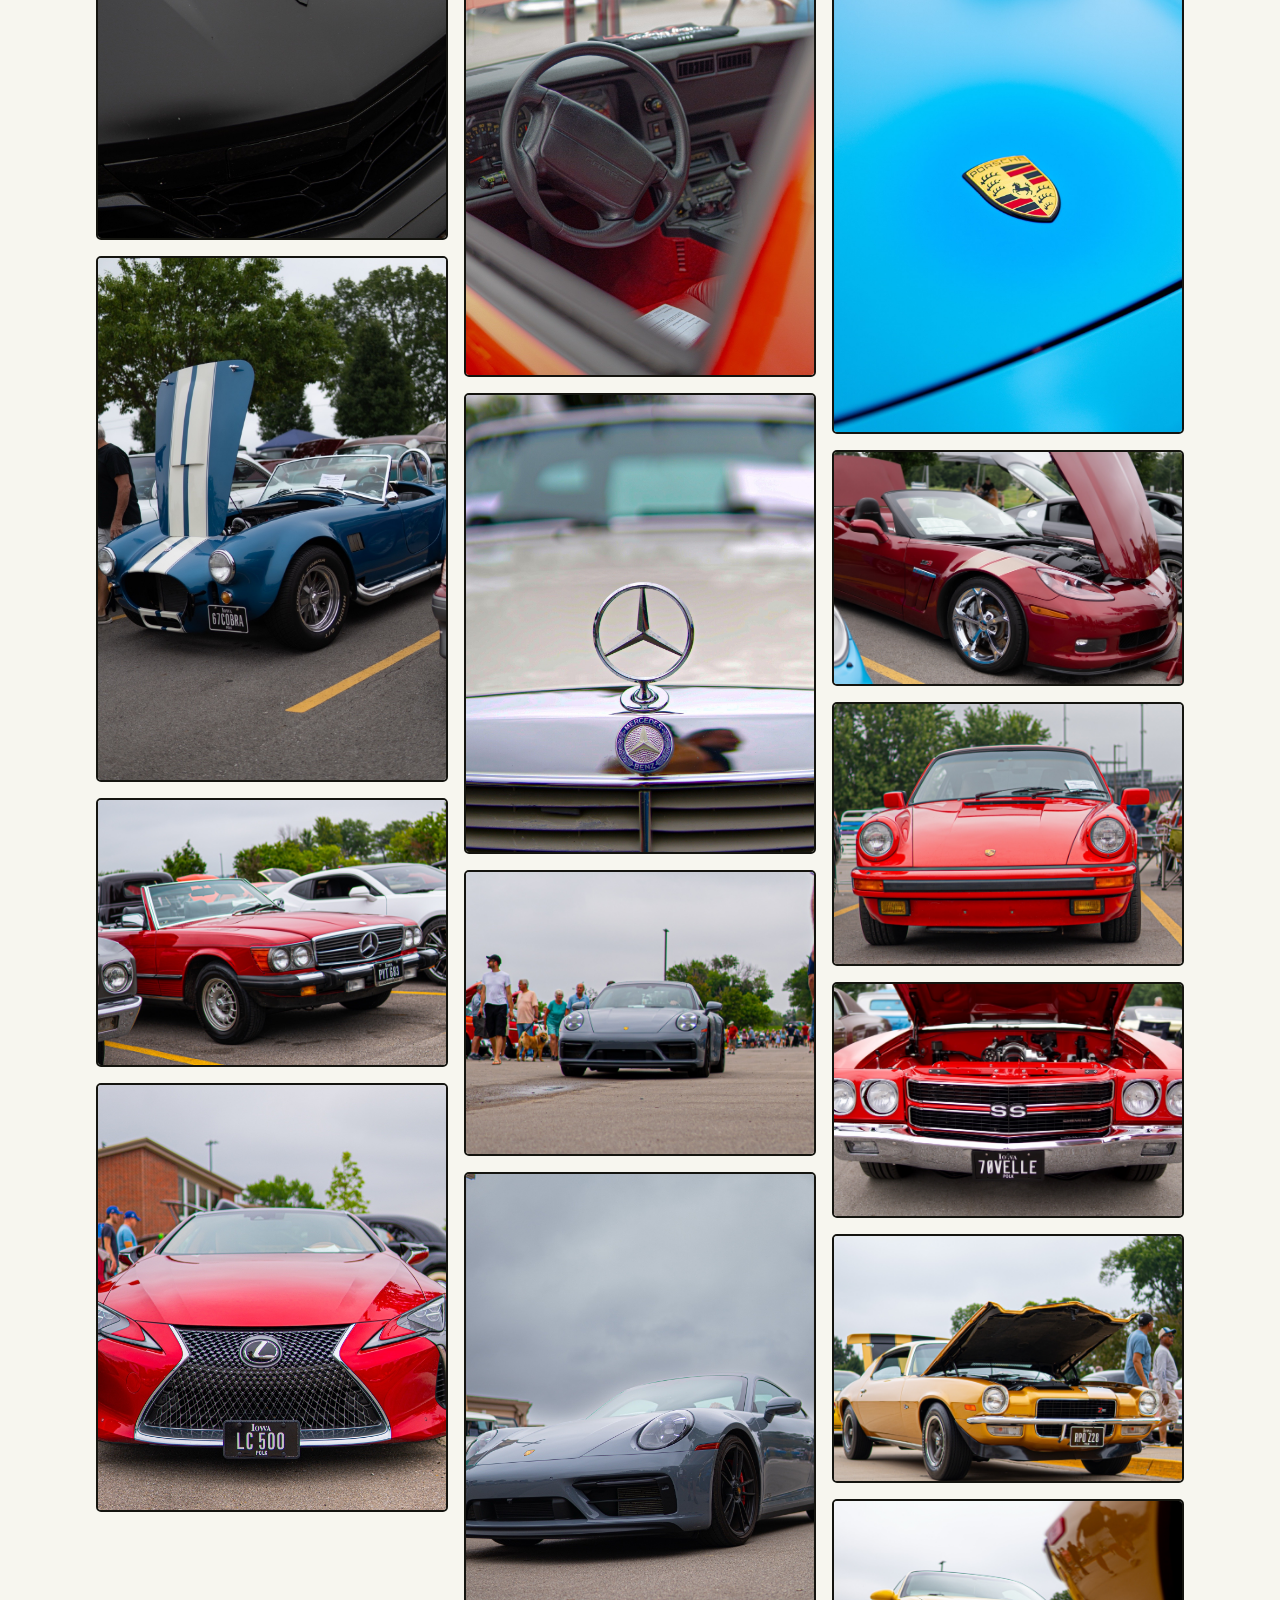
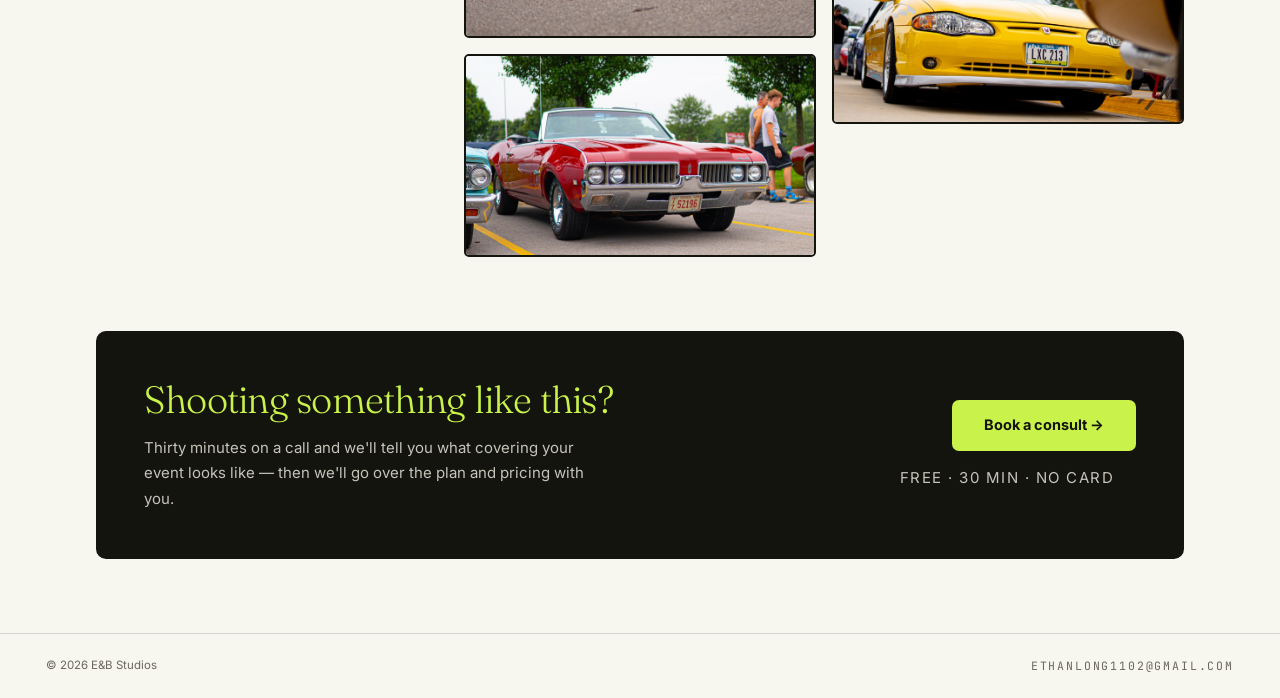
<file: gallery-cars.html>
<!DOCTYPE html>
<html lang="en">
<head>
  <meta charset="UTF-8" />
  <meta name="viewport" content="width=device-width, initial-scale=1.0" />
  <title>Car Show Gallery — E&amp;B Studios</title>
  <meta name="description" content="Photographs from a car show, shot and graded by E&B Studios." />
  <script>document.documentElement.classList.add("js");</script>

  <link rel="preconnect" href="https://fonts.googleapis.com" />
  <link rel="preconnect" href="https://fonts.gstatic.com" crossorigin />
  <link href="https://fonts.googleapis.com/css2?family=Fraunces:ital,opsz,wght@0,9..144,300..700;1,9..144,300..700&family=Inter:wght@400;500;600;700&family=JetBrains+Mono:wght@400;500;600;700&display=swap" rel="stylesheet" />
  <link rel="stylesheet" href="styles.css" />
</head>
<body>
  <a class="skip" href="#main">Skip to content</a>
  <div class="progress" aria-hidden="true"></div>

  <header class="site-header">
    <div class="header-inner">
      <a href="index.html" class="logo" aria-label="E&amp;B Studios home"><span class="logo-mark">E&amp;B</span><span class="logo-word">STUDIOS</span></a>
      <nav class="nav" aria-label="Primary">
        <a class="navl" href="index.html">Home</a>
        <a class="navl" href="work.html">Work</a>
        <a class="navl" href="consult.html">Consult</a>
      </nav>
      <a class="btn btn-lime btn-sm" href="consult.html">Book a consult</a>
    </div>
  </header>

  <main id="main" class="wrap">
    <section class="work-hero">
      <a class="navl back-link" href="events.html">← Event work</a>
      <div class="meta-row rv" data-rv>
        <span class="with-dot"><span class="dot" aria-hidden="true"></span><span>CAR SHOW — 22 FRAMES</span></span>
        <span class="muted">EVENT · PHOTO SET</span>
      </div>
      <h1 class="h1">
        <span class="lift" data-rv><span>Metal, chrome</span></span>
        <span class="lift" data-rv style="--d:.12s"><span>and <em class="mark" data-rv><span data-wave="0.07">daylight</span></em>.</span></span>
      </h1>
    </section>

    <section class="section-last" aria-label="Photographs">
      <div class="gallery">
        <figure><img src="assets/img/cars/cars-01.jpg" alt="" loading="lazy" /></figure>
        <figure><img src="assets/img/cars/cars-02.jpg" alt="" loading="lazy" /></figure>
        <figure><img src="assets/img/cars/cars-03.jpg" alt="" loading="lazy" /></figure>
        <figure><img src="assets/img/cars/cars-04.jpg" alt="" loading="lazy" /></figure>
        <figure><img src="assets/img/cars/cars-05.jpg" alt="" loading="lazy" /></figure>
        <figure><img src="assets/img/cars/cars-06.jpg" alt="" loading="lazy" /></figure>
        <figure><img src="assets/img/cars/cars-07.jpg" alt="" loading="lazy" /></figure>
        <figure><img src="assets/img/cars/cars-08.jpg" alt="" loading="lazy" /></figure>
        <figure><img src="assets/img/cars/cars-09.jpg" alt="" loading="lazy" /></figure>
        <figure><img src="assets/img/cars/cars-10.jpg" alt="" loading="lazy" /></figure>
        <figure><img src="assets/img/cars/cars-11.jpg" alt="" loading="lazy" /></figure>
        <figure><img src="assets/img/cars/cars-12.jpg" alt="" loading="lazy" /></figure>
        <figure><img src="assets/img/cars/cars-13.jpg" alt="" loading="lazy" /></figure>
        <figure><img src="assets/img/cars/cars-14.jpg" alt="" loading="lazy" /></figure>
        <figure><img src="assets/img/cars/cars-15.jpg" alt="" loading="lazy" /></figure>
        <figure><img src="assets/img/cars/cars-16.jpg" alt="" loading="lazy" /></figure>
        <figure><img src="assets/img/cars/cars-17.jpg" alt="" loading="lazy" /></figure>
        <figure><img src="assets/img/cars/cars-18.jpg" alt="" loading="lazy" /></figure>
        <figure><img src="assets/img/cars/cars-19.jpg" alt="" loading="lazy" /></figure>
        <figure><img src="assets/img/cars/cars-20.jpg" alt="" loading="lazy" /></figure>
        <figure><img src="assets/img/cars/cars-21.jpg" alt="" loading="lazy" /></figure>
        <figure><img src="assets/img/cars/cars-22.jpg" alt="" loading="lazy" /></figure>
      </div>
    </section>

    <section class="section-last">
      <div class="cta-panel rv" data-rv>
        <div>
          <h2>Shooting something like this?</h2>
          <p>Thirty minutes on a call and we'll tell you what covering your event looks like — then we'll go over the plan and pricing with you.</p>
        </div>
        <div class="align-end">
          <a class="btn btn-lime btn-lg" href="consult.html">Book a consult <span class="ar">→</span></a>
          <p class="note-dark">FREE · 30 MIN · NO CARD</p>
        </div>
      </div>
    </section>
  </main>

  <footer class="site-footer">
    <span>© <span data-year>2026</span> E&amp;B Studios</span>
    <a class="mono" data-email href="mailto:ethanlong1102@gmail.com">ethanlong1102@gmail.com</a>
  </footer>

  <script src="script.js"></script>
</body>
</html>
</file>
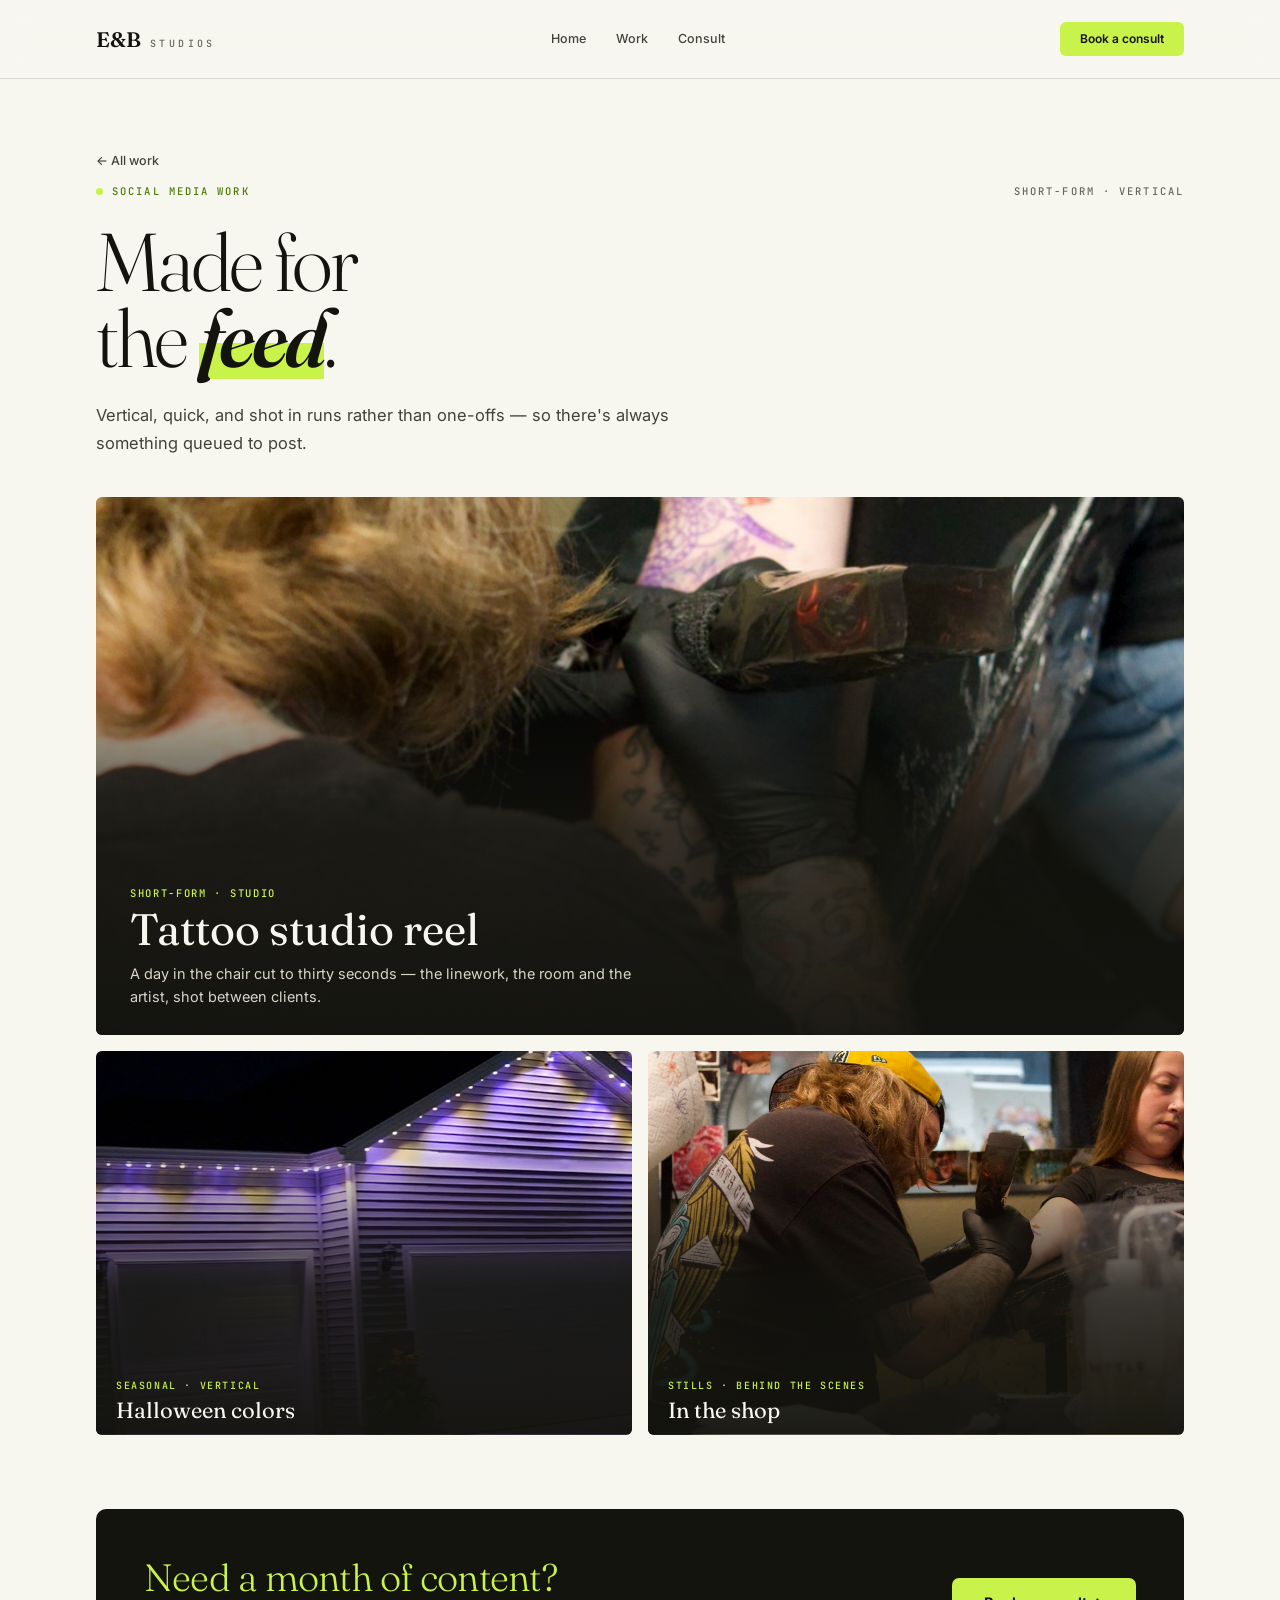
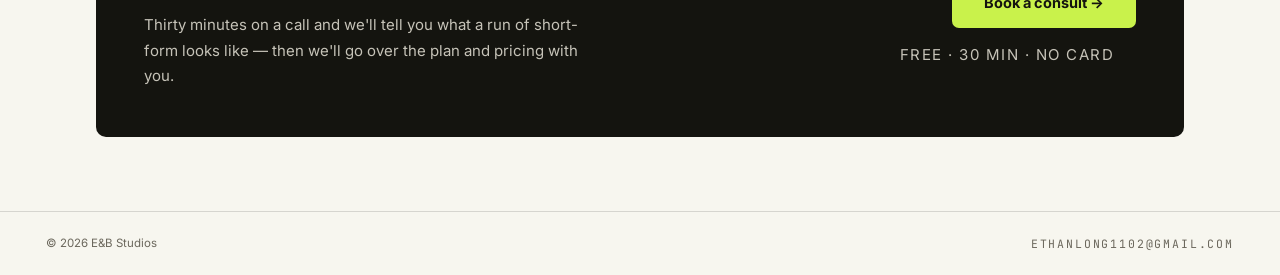
<file: social.html>
<!DOCTYPE html>
<html lang="en">
<head>
  <meta charset="UTF-8" />
  <meta name="viewport" content="width=device-width, initial-scale=1.0" />
  <title>Social Media Work — E&amp;B Studios</title>
  <meta name="description" content="Short-form social content from E&B Studios — vertical reels made in runs." />
  <script>document.documentElement.classList.add("js");</script>

  <link rel="preconnect" href="https://fonts.googleapis.com" />
  <link rel="preconnect" href="https://fonts.gstatic.com" crossorigin />
  <link href="https://fonts.googleapis.com/css2?family=Fraunces:ital,opsz,wght@0,9..144,300..700;1,9..144,300..700&family=Inter:wght@400;500;600;700&family=JetBrains+Mono:wght@400;500;600;700&display=swap" rel="stylesheet" />
  <link rel="stylesheet" href="styles.css" />
</head>
<body>
  <a class="skip" href="#main">Skip to content</a>
  <div class="progress" aria-hidden="true"></div>

  <header class="site-header">
    <div class="header-inner">
      <a href="index.html" class="logo" aria-label="E&amp;B Studios home"><span class="logo-mark">E&amp;B</span><span class="logo-word">STUDIOS</span></a>
      <nav class="nav" aria-label="Primary">
        <a class="navl" href="index.html">Home</a>
        <a class="navl" href="work.html">Work</a>
        <a class="navl" href="consult.html">Consult</a>
      </nav>
      <a class="btn btn-lime btn-sm" href="consult.html">Book a consult</a>
    </div>
  </header>

  <main id="main" class="wrap">
    <section class="work-hero">
      <a class="navl back-link" href="work.html">← All work</a>
      <div class="meta-row rv" data-rv>
        <span class="with-dot"><span class="dot" aria-hidden="true"></span><span>SOCIAL MEDIA WORK</span></span>
        <span class="muted">SHORT-FORM · VERTICAL</span>
      </div>
      <h1 class="h1">
        <span class="lift" data-rv><span>Made for</span></span>
        <span class="lift" data-rv style="--d:.12s"><span>the <em class="mark" data-rv><span data-wave="0.07">feed</span></em>.</span></span>
      </h1>
      <p class="lede rv" data-rv style="--d:.14s">Vertical, quick, and shot in runs rather than one-offs — so there's always something queued to post.</p>
    </section>

    <section class="section-last">
      <article class="card card-feature wipe" data-rv>
        <div class="ph"><div class="px" data-parallax="24"><img src="assets/img/tattoo-1.jpg" alt="" /></div></div>
        <div class="veil"></div>
        <div class="meta">
          <p class="tag">SHORT-FORM · STUDIO</p>
          <h2>Tattoo studio reel</h2>
          <p class="blurb">A day in the chair cut to thirty seconds — the linework, the room and the artist, shot between clients.</p>
        </div>
      </article>

      <div class="grid-cards">
        <article class="card wipe" data-rv>
          <div class="ph"><img src="assets/img/il-halloween.jpg" alt="" loading="lazy" /></div>
          <div class="veil"></div>
          <div class="meta"><p class="tag">SEASONAL · VERTICAL</p><h3>Halloween colors</h3></div>
        </article>

        <article class="card wipe" data-rv>
          <div class="ph"><img src="assets/img/tattoo-2.jpg" alt="" loading="lazy" /></div>
          <div class="veil"></div>
          <div class="meta"><p class="tag">STILLS · BEHIND THE SCENES</p><h3>In the shop</h3></div>
        </article>
      </div>
    </section>

    <section class="section-last">
      <div class="cta-panel rv" data-rv>
        <div>
          <h2>Need a month of content?</h2>
          <p>Thirty minutes on a call and we'll tell you what a run of short-form looks like — then we'll go over the plan and pricing with you.</p>
        </div>
        <div class="align-end">
          <a class="btn btn-lime btn-lg" href="consult.html">Book a consult <span class="ar">→</span></a>
          <p class="note-dark">FREE · 30 MIN · NO CARD</p>
        </div>
      </div>
    </section>
  </main>

  <footer class="site-footer">
    <span>© <span data-year>2026</span> E&amp;B Studios</span>
    <a class="mono" data-email href="mailto:ethanlong1102@gmail.com">ethanlong1102@gmail.com</a>
  </footer>

  <script src="script.js"></script>
</body>
</html>
</file>
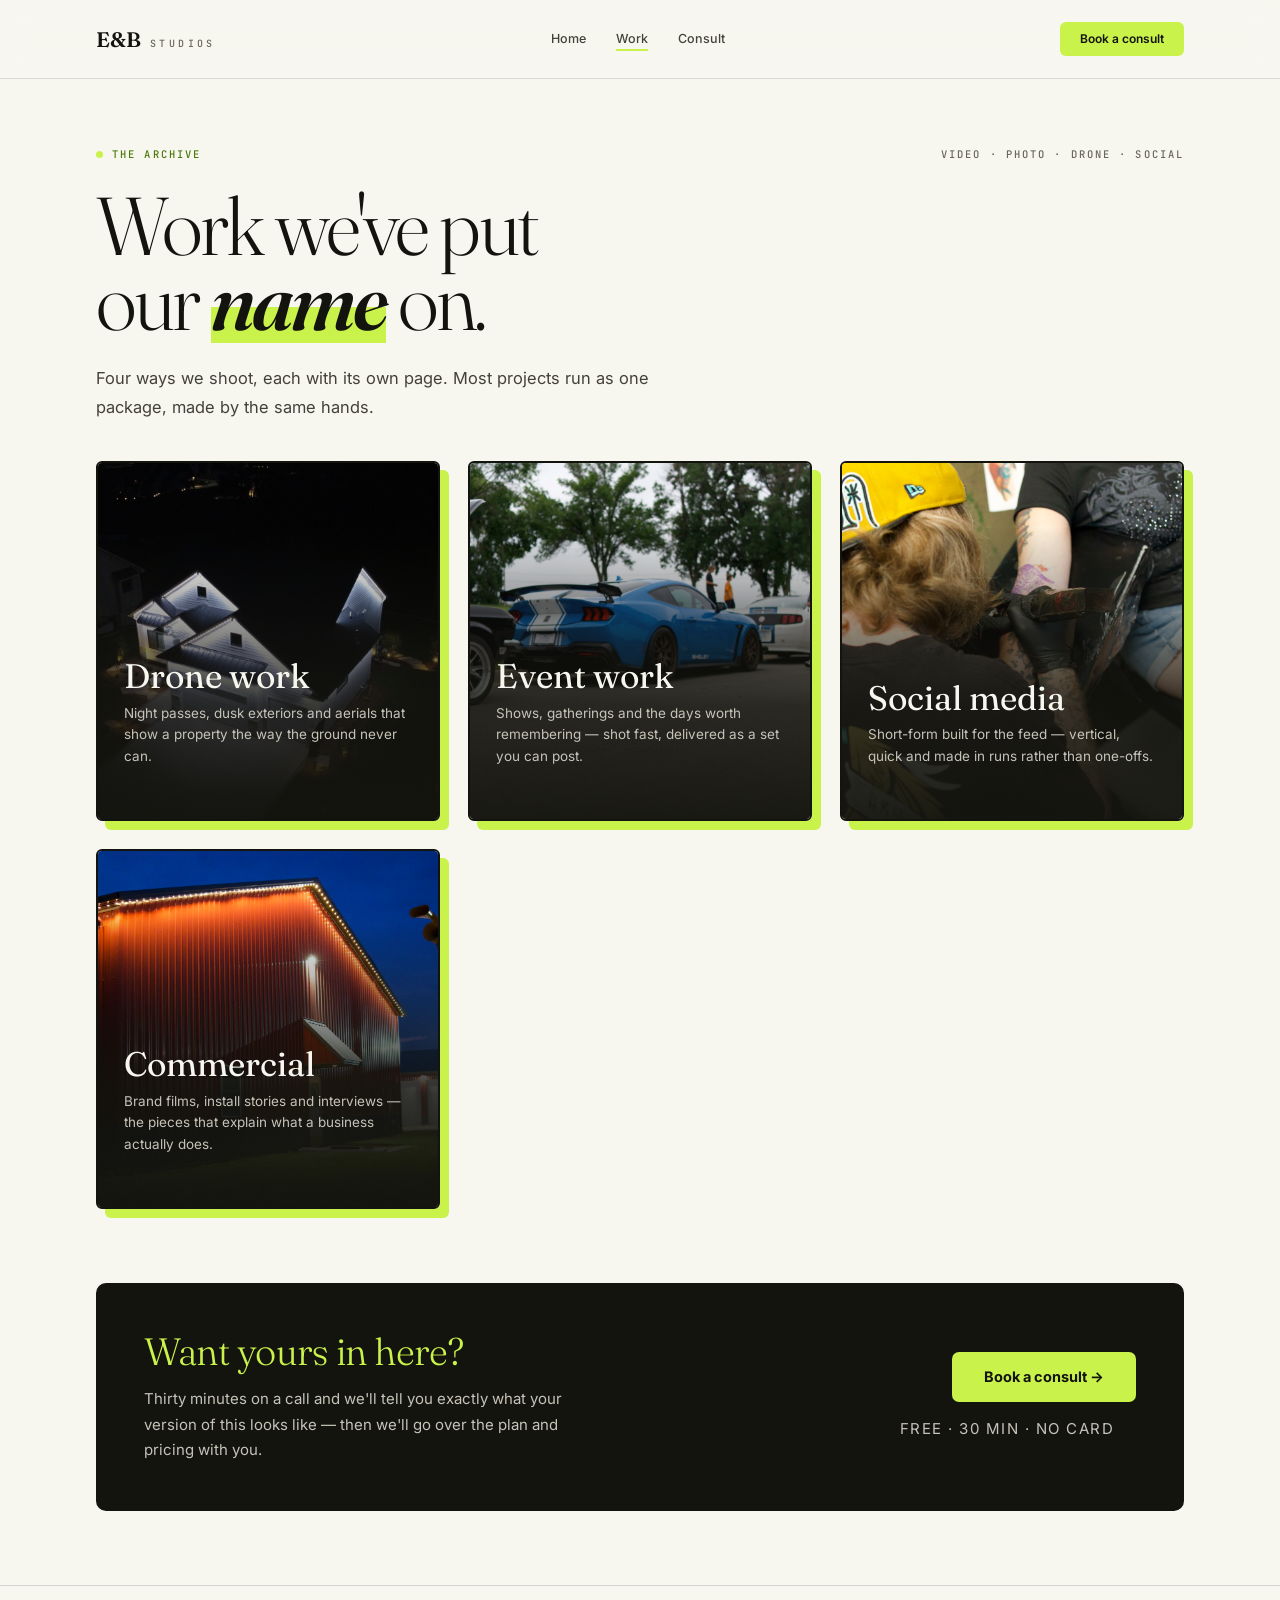
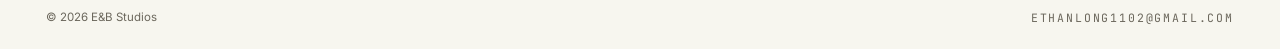
<file: work.html>
<!DOCTYPE html>
<html lang="en">
<head>
  <meta charset="UTF-8" />
  <meta name="viewport" content="width=device-width, initial-scale=1.0" />
  <title>Work — E&amp;B Studios</title>
  <meta name="description" content="Drone, event, social media and commercial work from E&B Studios." />
  <script>document.documentElement.classList.add("js");</script>

  <link rel="preconnect" href="https://fonts.googleapis.com" />
  <link rel="preconnect" href="https://fonts.gstatic.com" crossorigin />
  <link href="https://fonts.googleapis.com/css2?family=Fraunces:ital,opsz,wght@0,9..144,300..700;1,9..144,300..700&family=Inter:wght@400;500;600;700&family=JetBrains+Mono:wght@400;500;600;700&display=swap" rel="stylesheet" />
  <link rel="stylesheet" href="styles.css" />
</head>
<body>
  <a class="skip" href="#main">Skip to content</a>
  <div class="progress" aria-hidden="true"></div>

  <header class="site-header">
    <div class="header-inner">
      <a href="index.html" class="logo" aria-label="E&amp;B Studios home"><span class="logo-mark">E&amp;B</span><span class="logo-word">STUDIOS</span></a>
      <nav class="nav" aria-label="Primary">
        <a class="navl" href="index.html">Home</a>
        <a class="navl" href="work.html" aria-current="page">Work</a>
        <a class="navl" href="consult.html">Consult</a>
      </nav>
      <a class="btn btn-lime btn-sm" href="consult.html">Book a consult</a>
    </div>
  </header>

  <main id="main" class="wrap">
    <section class="work-hero">
      <div class="meta-row rv" data-rv>
        <span class="with-dot"><span class="dot" aria-hidden="true"></span><span>THE ARCHIVE</span></span>
        <span class="muted">VIDEO · PHOTO · DRONE · SOCIAL</span>
      </div>
      <h1 class="h1">
        <span class="lift" data-rv><span>Work we've put</span></span>
        <span class="lift" data-rv style="--d:.12s"><span>our <em class="mark" data-rv><span data-wave="0.07">name</span></em> on.</span></span>
      </h1>
      <p class="lede rv" data-rv style="--d:.14s">Four ways we shoot, each with its own page. Most projects run as one package, made by the same hands.</p>
    </section>

    <section class="section-last" aria-label="Kinds of work">
      <div class="hub">
        <a class="hub-tile rv" data-rv href="drone.html">
          <img src="assets/img/il-aerial-night.jpg" alt="" />
          <span class="veil"></span>
          <span class="meta">
            <h2>Drone work</h2>
            <p>Night passes, dusk exteriors and aerials that show a property the way the ground never can.</p>
            <span class="go">SEE DRONE WORK →</span>
          </span>
        </a>

        <a class="hub-tile rv" data-rv style="--d:.08s" href="events.html">
          <img src="assets/img/carshow-mustang.jpg" alt="" />
          <span class="veil"></span>
          <span class="meta">
            <h2>Event work</h2>
            <p>Shows, gatherings and the days worth remembering — shot fast, delivered as a set you can post.</p>
            <span class="go">SEE EVENT WORK →</span>
          </span>
        </a>

        <a class="hub-tile rv" data-rv style="--d:.16s" href="social.html">
          <img src="assets/img/tattoo-1.jpg" alt="" />
          <span class="veil"></span>
          <span class="meta">
            <h2>Social media</h2>
            <p>Short-form built for the feed — vertical, quick and made in runs rather than one-offs.</p>
            <span class="go">SEE SOCIAL WORK →</span>
          </span>
        </a>

        <a class="hub-tile rv" data-rv style="--d:.24s" href="commercial.html">
          <img src="assets/img/il-firehouse-night.jpg" alt="" />
          <span class="veil"></span>
          <span class="meta">
            <h2>Commercial</h2>
            <p>Brand films, install stories and interviews — the pieces that explain what a business actually does.</p>
            <span class="go">SEE COMMERCIAL WORK →</span>
          </span>
        </a>
      </div>
    </section>

    <section class="section-last">
      <div class="cta-panel rv" data-rv>
        <div>
          <h2>Want yours in here?</h2>
          <p>Thirty minutes on a call and we'll tell you exactly what your version of this looks like — then we'll go over the plan and pricing with you.</p>
        </div>
        <div class="align-end">
          <a class="btn btn-lime btn-lg" href="consult.html">Book a consult <span class="ar">→</span></a>
          <p class="note-dark">FREE · 30 MIN · NO CARD</p>
        </div>
      </div>
    </section>
  </main>

  <footer class="site-footer">
    <span>© <span data-year>2026</span> E&amp;B Studios</span>
    <a class="mono" data-email href="mailto:ethanlong1102@gmail.com">ethanlong1102@gmail.com</a>
  </footer>

  <script src="script.js"></script>
</body>
</html>
</file>
<file: styles.css>
/* ============================================================
   E&B Studios — consult-first site
   Paper / ink / lime. Fraunces · Inter · JetBrains Mono.
   ============================================================ */

:root {
  --paper: #f7f6ef;
  --card: #fffdf6;
  --ink: #14140f;
  --ink-70: #44413a;
  --ink-55: #5c584f;
  --ink-40: #6b675c;
  --ink-30: #8b8677; /* decorative / on-dark only */
  --lime: #c9f24b;
  --green: #4c7a0b;
  --lime-ink: #2c3a10;
  --on-dark: #f7f6ef;
  --on-dark-2: #c6c3b8;
  --hair: rgba(20, 20, 15, .14);
  --hair-strong: rgba(20, 20, 15, .18);

  --stripe-a: repeating-linear-gradient(122deg, #e4e3d2 0 14px, #dfdeca 14px 28px);
  --stripe-b: repeating-linear-gradient(122deg, #e8e7d4 0 14px, #e3e2ce 14px 28px);
  --stripe-c: repeating-linear-gradient(122deg, #e2e1cf 0 14px, #dddcc7 14px 28px);

  --ease: cubic-bezier(.22, 1, .36, 1);
  --ease-io: cubic-bezier(.76, 0, .24, 1);

  --display: "Fraunces", Georgia, "Times New Roman", serif;
  --sans: "Inter", system-ui, -apple-system, "Segoe UI", sans-serif;
  --mono: "JetBrains Mono", ui-monospace, Menlo, Consolas, monospace;

  --pad: clamp(20px, 4vw, 46px);
}

/* ---------- base ---------- */
*, *::before, *::after { box-sizing: border-box; }
html { -webkit-text-size-adjust: 100%; }
body {
  margin: 0;
  background: var(--paper);
  color: var(--ink);
  font-family: var(--sans);
  -webkit-font-smoothing: antialiased;
}
a { color: inherit; text-decoration: none; }
img, video { display: block; max-width: 100%; }
button, input, select, textarea { font: inherit; }
::selection { background: var(--lime); color: var(--lime-ink); }
:focus-visible { outline: 2px solid var(--green); outline-offset: 3px; }
[hidden] { display: none !important; }
[id] { scroll-margin-top: 90px; }

.sr-only {
  position: absolute; width: 1px; height: 1px; padding: 0; margin: -1px;
  overflow: hidden; clip: rect(0 0 0 0); white-space: nowrap; border: 0;
}
.skip {
  position: absolute; left: 12px; top: -60px; z-index: 100;
  padding: 10px 16px; border-radius: 6px; background: var(--ink); color: var(--lime);
  font: 600 13px/1 var(--sans);
}
.skip:focus { top: 12px; }

.wrap { max-width: 1180px; margin: 0 auto; padding: 0 var(--pad); }

/* ---------- scroll progress ---------- */
.progress {
  position: fixed; top: 0; left: 0; z-index: 60;
  width: 100%; height: 3px;
  background: var(--lime);
  transform: scaleX(0); transform-origin: 0 50%;
}

/* ---------- header ---------- */
.site-header {
  position: sticky; top: 0; z-index: 50;
  background: rgba(247, 246, 239, .88);
  -webkit-backdrop-filter: blur(12px);
  backdrop-filter: blur(12px);
  border-bottom: 1px solid rgba(20, 20, 15, .12);
  transition: box-shadow .4s ease;
}
.site-header.is-tight { box-shadow: 0 10px 30px rgba(20, 20, 15, .08); }
.header-inner {
  max-width: 1180px; margin: 0 auto;
  padding: 22px var(--pad);
  display: flex; align-items: center; justify-content: space-between; gap: 20px;
  transition: padding .4s var(--ease);
}
.is-tight .header-inner { padding-top: 13px; padding-bottom: 13px; }

.logo { display: flex; align-items: baseline; gap: 9px; }
.logo-mark { font: 600 21px/1 var(--display); }
.logo-word { font: 500 10px/1 var(--mono); letter-spacing: .34em; color: var(--ink-40); }

.nav { display: flex; gap: 30px; font: 500 12.5px/1 var(--sans); color: var(--ink-70); }
.navl { position: relative; }
.navl::after {
  content: ""; position: absolute; left: 0; bottom: -6px;
  width: 100%; height: 2px; background: var(--lime);
  transform: scaleX(0); transform-origin: right;
  transition: transform .4s var(--ease);
}
.navl:hover::after, .navl[aria-current="page"]::after { transform: scaleX(1); transform-origin: left; }

.status-pill {
  display: flex; align-items: center; gap: 9px;
  font: 500 10.5px/1 var(--mono); letter-spacing: .16em; color: var(--green);
}

@media (max-width: 720px) {
  .header-inner { flex-wrap: wrap; row-gap: 14px; }
  .nav { order: 3; width: 100%; gap: 24px; }
}

/* ---------- buttons ---------- */
.btn {
  display: inline-block; position: relative;
  padding: 17px 30px; border: 0; border-radius: 6px;
  font: 600 14px/1 var(--sans); text-align: center; cursor: pointer;
  transition: transform .35s var(--ease), box-shadow .35s ease, background-color .35s ease, color .35s ease;
}
.btn:hover { transform: translateY(-2px); box-shadow: 0 12px 26px rgba(20, 20, 15, .2); }
.btn .ar { display: inline-block; transition: transform .35s var(--ease); }
.btn:hover .ar { transform: translateX(5px); }
.btn-lime { background: var(--lime); color: var(--ink); }
.btn-ink { background: var(--ink); color: var(--lime); }
.btn-ghost { background: transparent; color: var(--ink); border: 1px solid rgba(20, 20, 15, .22); }
.btn-ghost:hover { background: var(--ink); color: var(--lime); }
.btn-sm { padding: 11px 20px; font-size: 12px; }
.btn-lg { padding: 18px 32px; font-size: 14.5px; font-weight: 700; border-radius: 7px; }

/* ---------- type ---------- */
.label {
  margin: 0;
  font: 500 10.5px/1 var(--mono); letter-spacing: .2em; color: var(--green);
}
.meta-row {
  display: flex; flex-wrap: wrap; gap: 12px; justify-content: space-between; align-items: baseline;
  font: 500 10.5px/1 var(--mono); letter-spacing: .2em; color: var(--green);
}
.meta-row .muted { color: var(--ink-40); }
.with-dot { display: inline-flex; align-items: center; gap: 9px; }
.dot {
  display: inline-block; width: 7px; height: 7px; border-radius: 50%;
  background: var(--lime); animation: pulse 2.4s ease-in-out infinite;
}
.note { margin: 14px 0 0; font: 400 12px/1.4 var(--mono); letter-spacing: .1em; color: var(--ink-40); }
.note-dark { margin: 12px 0 0; font: 400 10.5px/1.4 var(--mono); letter-spacing: .1em; color: var(--ink-30); }

.h1 { margin: 0; font: 300 clamp(40px, 6.4vw, 84px)/.92 var(--display); letter-spacing: -.035em; }
.h1-hero { font-size: clamp(42px, 7.4vw, 104px); line-height: .9; }
.h2 { margin: 0; font: 300 clamp(34px, 4.6vw, 58px)/1 var(--display); letter-spacing: -.028em; }
.h2-sm { font-size: clamp(28px, 3.4vw, 40px); line-height: 1.05; letter-spacing: -.02em; }
.h1 em, .h2 em { font-style: italic; font-weight: 600; }

.lede { margin: 26px 0 0; max-width: 620px; font: 400 16.5px/1.7 var(--sans); color: var(--ink-70); }
.body { margin: 24px 0 0; max-width: 540px; font: 400 16.5px/1.7 var(--sans); color: var(--ink-70); }

/* ---------- motion ---------- */
/* Hidden start states only apply when JS is running (html.js). */
.js .rv {
  opacity: 0; transform: translateY(28px);
  transition: opacity .85s var(--ease) var(--d, 0s), transform .85s var(--ease) var(--d, 0s);
}
.js .rv.in { opacity: 1; transform: none; }

.js .wipe { clip-path: inset(0 100% 0 0); transition: clip-path 1.05s var(--ease-io) var(--d, 0s); }
.js .wipe.in { clip-path: inset(0 0 0 0); }

.lift { display: block; overflow: hidden; padding-bottom: .08em; margin-bottom: -.08em; }
.lift > span { display: block; }
.js .lift > span { transform: translateY(110%); transition: transform .95s var(--ease) var(--d, 0s); }
.js .lift.in > span { transform: none; }

.mark {
  background-image: linear-gradient(var(--lime), var(--lime));
  background-repeat: no-repeat; background-position: 0 88%; background-size: 100% 36%;
}
.js .mark { background-size: 0% 36%; transition: background-size .8s var(--ease) .5s; }
.js .mark.in { background-size: 100% 36%; }

.wv .w { display: inline-block; white-space: nowrap; }
.wv .c { display: inline-block; white-space: pre; animation: wave 2.6s ease-in-out infinite; animation-delay: var(--i, 0s); }

@keyframes wave { 0%, 100% { transform: translateY(0); } 50% { transform: translateY(-.16em); } }
@keyframes pulse { 0%, 100% { opacity: 1; transform: scale(1); } 50% { opacity: .3; transform: scale(.8); } }
@keyframes float { 0%, 100% { transform: translateY(0); } 50% { transform: translateY(-7px); } }
@keyframes mq { to { transform: translateX(-50%); } }

/* ---------- media slots ---------- */
.still { position: relative; overflow: hidden; border-radius: 4px; background: var(--stripe-a); }
.still .ph, .card .ph { position: absolute; inset: 0; transition: transform 1.1s var(--ease); }
.still:hover .ph { transform: scale(1.05); }
.px { position: absolute; inset: 0; }
.px[data-parallax] { inset: -7%; will-change: transform; }
.ph img, .ph video, .px img, .px video { width: 100%; height: 100%; object-fit: cover; }
/* nudge the crop when the subject sits off-centre for the slot's shape */
.pos-right { object-position: 62% center; }
.pos-top { object-position: center 40%; }
.stripes-a { background: var(--stripe-a); }
.stripes-b { background: var(--stripe-b); }
.stripes-c { background: var(--stripe-c); }
.slot-cap {
  position: absolute; top: 16px; left: 16px; z-index: 1;
  font: 500 10px/1 var(--mono); letter-spacing: .08em; color: var(--ink-40);
}

/* ---------- home: hero ---------- */
.hero { padding: clamp(46px, 7vw, 72px) 0 0; }
.hero .meta-row { margin-bottom: 30px; }
.intro {
  display: grid; grid-template-columns: repeat(4, minmax(0, 1fr));
  gap: clamp(20px, 3vw, 36px);
  margin: 44px 0 0; padding-top: 30px; border-top: 1px solid var(--hair);
}
.intro p { grid-column: span 2; margin: 0; max-width: 620px; font: 400 16px/1.65 var(--sans); color: var(--ink-70); }
.intro .actions { display: flex; flex-direction: column; gap: 12px; }
@media (max-width: 900px) { .intro { grid-template-columns: repeat(3, minmax(0, 1fr)); } }
@media (max-width: 600px) {
  .intro { grid-template-columns: 1fr; }
  .intro p { grid-column: auto; }
}

.hero-media {
  padding-top: clamp(28px, 4vw, 46px);
  display: grid; grid-template-columns: minmax(0, 2fr) minmax(0, 1fr); gap: 24px;
}
.hero-main { height: clamp(250px, 33vw, 420px); }
.hero-side { display: flex; flex-direction: column; gap: 24px; }
.hero-side .still { flex: 1; min-height: 118px; }
@media (max-width: 640px) {
  .hero-media { grid-template-columns: 1fr; }
  .hero-side { flex-direction: row; }
  .hero-side .still { min-height: 140px; }
}
/* framed stills: ink border with an offset lime block behind */
.framed {
  border: 2px solid var(--ink);
  border-radius: 5px;
  box-shadow: 9px 9px 0 var(--lime);
  transition: box-shadow .45s var(--ease), transform .45s var(--ease);
}
.framed:hover {
  transform: translate(-3px, -3px);
  box-shadow: 14px 14px 0 var(--lime);
}
@media (max-width: 640px) {
  .framed { box-shadow: 6px 6px 0 var(--lime); }
  .framed:hover { transform: none; box-shadow: 6px 6px 0 var(--lime); }
}
@media (prefers-reduced-motion: reduce) {
  .framed:hover { transform: none; }
}

.pill {
  position: absolute; left: 16px; bottom: 16px; z-index: 2;
  padding: 9px 15px; border-radius: 999px;
  background: var(--lime); color: var(--ink);
  font: 600 11px/1 var(--sans);
  border: 0; cursor: pointer;
  animation: float 5s ease-in-out infinite;
}

/* ---------- marquee ---------- */
.marquee {
  margin-top: clamp(34px, 5vw, 46px); padding: 22px 0;
  background: var(--ink); color: var(--lime); overflow: hidden;
}
.mq-track {
  display: flex; gap: 40px; align-items: center; width: max-content;
  font: 600 12px/1 var(--mono); letter-spacing: .2em;
  animation: mq 34s linear infinite;
}
.marquee:hover .mq-track { animation-play-state: paused; }
.mq-track .sep { opacity: .45; }

/* ---------- sections ---------- */
.section { padding-top: clamp(54px, 8vw, 78px); }
.section-last { padding-bottom: clamp(54px, 8vw, 74px); }
.split {
  display: grid; grid-template-columns: repeat(auto-fit, minmax(min(320px, 100%), 1fr));
  gap: clamp(28px, 5vw, 60px); align-items: start;
}
.steps-panel {
  display: flex; flex-direction: column; gap: 24px;
  padding: 30px 32px; border-radius: 6px;
  background: var(--ink); color: var(--on-dark);
}
.step { transition: transform .45s var(--ease); }
.step:hover { transform: translateX(7px); }
.step h3 { margin: 0 0 7px; font: 600 13px/1 var(--mono); color: var(--lime); }
.step p { margin: 0; font: 400 14px/1.65 var(--sans); color: var(--on-dark-2); }

.section-head {
  display: flex; flex-wrap: wrap; gap: 16px; justify-content: space-between; align-items: baseline;
  margin-bottom: 26px;
}
.link-strong { font: 600 12.5px/1 var(--sans); color: var(--ink); }

.covers { display: grid; grid-template-columns: repeat(auto-fit, minmax(min(300px, 100%), 1fr)); gap: 16px; }
.cover { height: clamp(380px, 40vw, 520px); }
.cap {
  position: absolute; left: 0; right: 0; bottom: 0; z-index: 2;
  padding: 16px;
  background: linear-gradient(transparent, rgba(20, 20, 15, .9));
  color: var(--on-dark);
  opacity: 0; transform: translateY(14px);
  transition: transform .55s var(--ease), opacity .45s ease;
}
.still:hover .cap, .still:focus-within .cap { opacity: 1; transform: none; }
.cap h3 { margin: 0 0 6px; font: 500 19px/1.1 var(--display); }
.cap span { font: 500 10px/1 var(--mono); letter-spacing: .14em; color: var(--lime); }
@media (hover: none) { .cap { opacity: 1; transform: none; } }

/* ---------- lime CTA band ---------- */
.cta-band {
  padding: clamp(54px, 8vw, 64px) var(--pad);
  text-align: center; background: var(--lime); color: var(--ink);
}
.cta-band h2 { margin: 0; font: 300 clamp(32px, 4.4vw, 50px)/1.05 var(--display); letter-spacing: -.025em; }
.cta-band p { margin: 16px auto 30px; max-width: 540px; font: 400 16px/1.65 var(--sans); color: var(--lime-ink); }

/* ---------- footer ---------- */
.site-footer {
  display: flex; flex-wrap: wrap; gap: 12px; justify-content: space-between; align-items: center;
  padding: 26px var(--pad);
  border-top: 1px solid var(--hair);
  font: 400 11.5px/1 var(--sans); color: var(--ink-40);
}
.site-footer .mono { font-family: var(--mono); letter-spacing: .16em; text-transform: uppercase; }
.site-footer a:hover { color: var(--ink); }

/* ---------- work ---------- */
.work-hero { padding: clamp(44px, 6vw, 70px) 0 clamp(26px, 3.5vw, 40px); }
.work-hero .meta-row { margin-bottom: 28px; }

.chips { display: flex; flex-wrap: wrap; gap: 9px; margin-bottom: 20px; }
.chip {
  appearance: none; cursor: pointer;
  padding: 11px 18px; border-radius: 999px;
  border: 1px solid var(--hair-strong); background: transparent; color: var(--ink-70);
  font: 500 12.5px/1 var(--sans);
  transition: all .3s ease;
}
.chip:hover { border-color: var(--ink); color: var(--ink); transform: translateY(-2px); }
.chip[aria-pressed="true"] { background: var(--ink); border-color: var(--ink); color: var(--lime); font-weight: 600; }

.card {
  position: relative; display: block; overflow: hidden;
  border-radius: 6px; background: var(--stripe-a);
  transition: transform .55s var(--ease);
}
.card[data-video] { cursor: pointer; }
.card:hover { transform: translateY(-6px); }
.card:hover .ph { transform: scale(1.06); }
.card .veil {
  position: absolute; inset: 0;
  background: linear-gradient(transparent 24%, rgba(20, 20, 15, .82) 62%, rgba(20, 20, 15, .97));
  transition: background-color .5s ease;
}
.card:hover .veil { background-color: rgba(20, 20, 15, .14); }
.card .meta {
  position: absolute; left: 0; right: 0; bottom: 0;
  padding: 20px; color: var(--on-dark);
  transform: translateY(8px); transition: transform .5s var(--ease);
}
.card:hover .meta, .card:focus-visible .meta { transform: none; }
.card .tag { margin: 0 0 7px; font: 500 10px/1 var(--mono); letter-spacing: .16em; color: var(--lime); }
.card h3 { margin: 0; font: 400 22px/1.1 var(--display); }
.card .go {
  display: inline-block; margin-top: 10px;
  font: 600 11px/1 var(--mono); letter-spacing: .16em; color: var(--lime);
  opacity: 0; transform: translateY(6px);
  transition: opacity .4s ease .05s, transform .4s var(--ease) .05s;
}
.card:hover .go, .card:focus-visible .go { opacity: 1; transform: none; }
@media (hover: none) { .card .go { opacity: 1; transform: none; } }

.card-feature { height: clamp(320px, 42vw, 580px); margin-bottom: 16px; }
.card-feature .meta { padding: clamp(20px, 3vw, 34px); }
.card-feature .tag { margin-bottom: 8px; font-size: 10.5px; }
.card-feature h2 { margin: 0; font: 400 clamp(26px, 3.6vw, 44px)/1.05 var(--display); }
.card-feature .blurb { margin: 10px 0 0; max-width: 520px; font: 400 14.5px/1.6 var(--sans); color: #d8d5c9; }
.badge {
  position: absolute; top: 18px; right: 18px; z-index: 2;
  padding: 8px 14px; border-radius: 999px;
  background: var(--lime); color: var(--ink);
  font: 600 10.5px/1 var(--mono); letter-spacing: .14em;
}

.grid-cards { display: grid; grid-template-columns: repeat(auto-fit, minmax(min(280px, 100%), 1fr)); gap: 16px; }
.grid-cards .card { height: clamp(300px, 30vw, 420px); }
.na {
  position: absolute; inset: 0; display: grid; place-items: center;
  font: 500 clamp(28px, 3vw, 40px)/1 var(--mono); letter-spacing: .2em; color: rgba(20, 20, 15, .22);
}
.card[data-placeholder] .veil { display: none; }
.card[data-placeholder] .meta { color: var(--ink); }
.card[data-placeholder] .tag { color: var(--green); }
.card[data-placeholder]:hover { transform: none; }
.count { margin: 18px 0 0; font: 400 12.5px/1 var(--mono); letter-spacing: .12em; color: var(--ink-40); }

.cta-panel {
  display: grid; grid-template-columns: repeat(auto-fit, minmax(min(260px, 100%), 1fr));
  gap: 28px; align-items: center;
  padding: clamp(28px, 4vw, 48px); border-radius: 10px;
  background: var(--ink); color: var(--on-dark);
}
.cta-panel h2 { margin: 0; font: 300 clamp(26px, 3.2vw, 38px)/1.1 var(--display); letter-spacing: -.02em; color: var(--lime); }
.cta-panel p { margin: 14px 0 0; max-width: 460px; font: 400 15px/1.7 var(--sans); color: var(--on-dark-2); }
.align-end { text-align: right; }
@media (max-width: 640px) { .align-end { text-align: left; } }

/* ---------- work hub: one tile per service ---------- */
.hub {
  display: grid; grid-template-columns: repeat(auto-fit, minmax(min(340px, 100%), 1fr));
  gap: clamp(20px, 3vw, 28px);
}
.hub-tile {
  position: relative; display: block; overflow: hidden;
  height: clamp(260px, 30vw, 360px);
  border: 2px solid var(--ink); border-radius: 6px;
  box-shadow: 9px 9px 0 var(--lime);
  transition: transform .45s var(--ease), box-shadow .45s var(--ease);
}
.hub-tile:hover { transform: translate(-3px, -3px); box-shadow: 14px 14px 0 var(--lime); }
.hub-tile img { position: absolute; inset: 0; width: 100%; height: 100%; object-fit: cover; transition: transform 1.1s var(--ease); }
.hub-tile:hover img { transform: scale(1.06); }
.hub-tile .veil {
  position: absolute; inset: 0;
  background: linear-gradient(transparent 18%, rgba(20, 20, 15, .84) 68%, rgba(20, 20, 15, .96));
}
.hub-tile .meta { position: absolute; left: 0; right: 0; bottom: 0; padding: clamp(18px, 2.4vw, 26px); color: var(--on-dark); }
.hub-tile h2 { margin: 0; font: 400 clamp(24px, 2.8vw, 34px)/1.05 var(--display); }
.hub-tile p { margin: 8px 0 0; max-width: 44ch; font: 400 13.5px/1.6 var(--sans); color: var(--on-dark-2); }
.hub-tile .go {
  display: inline-block; margin-top: 12px;
  font: 600 11px/1 var(--mono); letter-spacing: .16em; color: var(--lime);
  opacity: 0; transform: translateY(6px);
  transition: opacity .4s ease, transform .4s var(--ease);
}
.hub-tile:hover .go, .hub-tile:focus-visible .go { opacity: 1; transform: none; }
@media (hover: none) { .hub-tile .go { opacity: 1; transform: none; } }

/* ---------- gallery: scroll and glance, no captions ---------- */
.gallery { columns: 3; column-gap: 16px; }
@media (max-width: 900px) { .gallery { columns: 2; } }
@media (max-width: 560px) { .gallery { columns: 1; } }
.gallery figure { break-inside: avoid; margin: 0 0 16px; }
.gallery img {
  display: block; width: 100%; height: auto;
  border: 2px solid var(--ink); border-radius: 5px; background: var(--stripe-a);
  transition: transform .5s var(--ease), box-shadow .5s var(--ease);
}
.gallery img:hover { transform: translate(-3px, -3px); box-shadow: 10px 10px 0 var(--lime); }
.back-link { display: inline-block; margin-bottom: 18px; font: 500 12.5px/1 var(--sans); color: var(--ink-70); }

@media (prefers-reduced-motion: reduce) {
  .hub-tile, .hub-tile img, .gallery img { transition: none !important; }
  .hub-tile:hover, .gallery img:hover { transform: none; }
}

/* reel lightbox */
.reel-dialog {
  width: min(1100px, 92vw); max-width: none; padding: 0; border: 0;
  background: transparent; overflow: visible;
}
.reel-dialog::backdrop { background: rgba(20, 20, 15, .88); }
.reel-dialog video { width: 100%; max-height: 84vh; border-radius: 6px; background: #000; }
.reel-close {
  position: absolute; right: 0; top: -46px;
  width: 36px; height: 36px; border: 0; border-radius: 50%;
  background: var(--lime); color: var(--ink); cursor: pointer;
  font: 600 18px/1 var(--sans);
}

/* ---------- consult ---------- */
.consult-hero { padding: clamp(44px, 6vw, 70px) 0 clamp(30px, 4vw, 44px); }
.consult-hero .label { margin-bottom: 22px; }

.book-grid {
  display: grid; grid-template-columns: repeat(auto-fit, minmax(min(320px, 100%), 1fr));
  gap: 16px; align-items: start;
}
.panel {
  padding: clamp(22px, 3vw, 32px);
  border: 1px solid rgba(20, 20, 15, .16); border-radius: 10px;
  background: var(--card);
}
.panel-head {
  display: flex; flex-wrap: wrap; gap: 12px; justify-content: space-between; align-items: center;
  margin-bottom: 20px;
}
.step-label { margin: 0; font: 500 10.5px/1 var(--mono); letter-spacing: .16em; color: var(--green); white-space: nowrap; }
.month-nav { display: flex; align-items: center; gap: 14px; }
.month-label { min-width: 152px; white-space: nowrap; text-align: center; font: 600 15px/1 var(--sans); }

.day {
  appearance: none; border: 0; cursor: pointer;
  height: 42px; border-radius: 7px;
  background: transparent; color: var(--ink);
  font: 500 14px/1 var(--sans);
  transition: background-color .3s ease, color .3s ease, transform .3s var(--ease);
}
.day:not(:disabled):hover { background: #e9e8da; transform: translateY(-2px); }
.day:disabled { color: #bdbbae; cursor: default; }
.day[aria-pressed="true"] { background: var(--ink); color: var(--lime); }
.day-nav { width: 34px; height: 34px; }

.weekdays, .days { display: grid; grid-template-columns: repeat(7, 1fr); gap: 4px; }
.weekdays { margin-bottom: 8px; text-align: center; font: 500 10px/1 var(--mono); color: var(--ink-40); }

.slots-label { margin: 26px 0 12px; }
.slots { display: grid; grid-template-columns: repeat(auto-fit, minmax(120px, 1fr)); gap: 9px; }
.slot {
  appearance: none; cursor: pointer;
  padding: 15px 10px; border-radius: 8px;
  border: 1px solid var(--hair-strong); background: transparent; color: var(--ink);
  font: 500 13.5px/1 var(--sans);
  transition: border-color .3s ease, background-color .3s ease, color .3s ease, transform .3s var(--ease);
}
.slot:hover { transform: translateY(-2px); border-color: var(--ink); }
.slot[aria-pressed="true"] { background: var(--lime); border-color: var(--lime); color: var(--ink); font-weight: 700; }
.hint { margin: 14px 0 0; font: 400 12px/1.5 var(--sans); color: var(--ink-40); }

.fields { display: grid; grid-template-columns: repeat(auto-fit, minmax(160px, 1fr)); gap: 14px; }
.fields + .fields, .field-full { margin-top: 14px; }
.field { display: block; }
.field > span {
  display: block; margin-bottom: 7px;
  font: 500 10.5px/1 var(--mono); letter-spacing: .14em; color: var(--ink-40);
}
.fld {
  width: 100%;
  padding: 14px 15px; border-radius: 7px;
  border: 1px solid var(--hair-strong); background: var(--card); color: var(--ink);
  font: 400 14px/1.4 var(--sans);
  transition: border-color .3s ease, box-shadow .3s ease;
}
.fld:focus { outline: 0; border-color: var(--green); box-shadow: 0 0 0 3px rgba(201, 242, 75, .5); }
.fld[aria-invalid="true"] { border-color: #a4331f; }
textarea.fld { resize: vertical; }
@media (max-width: 640px) { .fld { font-size: 16px; } }

.summary {
  display: grid; grid-template-columns: repeat(auto-fit, minmax(min(240px, 100%), 1fr));
  gap: 26px; align-items: center;
  margin-top: 16px; padding: clamp(24px, 3.4vw, 34px); border-radius: 10px;
  background: var(--ink); color: var(--on-dark);
}
.summary .label { margin-bottom: 8px; color: var(--lime); letter-spacing: .16em; }
.summary .big { margin: 0; font: 500 clamp(22px, 2.6vw, 30px)/1.15 var(--display); }
.summary .sub { margin: 7px 0 0; font: 400 13.5px/1.6 var(--sans); color: var(--on-dark-2); }
.form-status { grid-column: 1 / -1; margin: 0; font: 400 13.5px/1.6 var(--sans); color: var(--lime); }
.form-status:empty { display: none; }

/* booking embed: same ink-and-lime frame as the stills, minus the hover nudge */
.embed-panel {
  border: 2px solid var(--ink);
  box-shadow: 9px 9px 0 var(--lime);
}
.embed-panel iframe {
  display: block; width: 100%; height: clamp(520px, 66vh, 640px);
  border: 1px solid var(--hair); border-radius: 8px; background: #fff;
}
@media (max-width: 640px) {
  .embed-panel { box-shadow: 6px 6px 0 var(--lime); }
}

.strip {
  display: grid; grid-template-columns: repeat(auto-fit, minmax(min(240px, 100%), 1fr));
  gap: 2px; overflow: hidden;
  background: var(--hair); border: 1px solid var(--hair); border-radius: 10px;
}
.strip > div { padding: clamp(24px, 3vw, 32px); background: var(--paper); }
.strip h3 { margin: 0 0 10px; font: 600 13px/1 var(--mono); color: var(--green); }
.strip p { margin: 0; font: 400 14.5px/1.7 var(--sans); color: var(--ink-55); }
.strip > .is-lime { background: var(--lime); }
.strip > .is-lime h3, .strip > .is-lime p { color: var(--lime-ink); }

.faq .label { margin-bottom: 6px; }
.faq .h2 { margin-bottom: 10px; }
.acc { border-top: 1px solid rgba(20, 20, 15, .16); }
.acc:last-child { border-bottom: 1px solid rgba(20, 20, 15, .16); }
.acc summary {
  display: flex; justify-content: space-between; align-items: center; gap: 20px;
  padding: 22px 0; list-style: none; cursor: pointer;
  font: 500 17px/1.3 var(--sans);
}
.acc summary::-webkit-details-marker { display: none; }
.acc .pm { font: 400 22px/1 var(--sans); color: var(--green); transition: transform .35s var(--ease); }
.acc[open] .pm { transform: rotate(45deg); }
.acc p { margin: 0 0 22px; max-width: 640px; font: 400 14.5px/1.7 var(--sans); color: var(--ink-55); }

/* ---------- reduced motion ---------- */
@media (prefers-reduced-motion: reduce) {
  .js .rv, .js .wipe, .js .lift > span, .js .mark {
    transition: none !important; opacity: 1 !important; transform: none !important;
    clip-path: none !important; background-size: 100% 36% !important;
  }
  .wv .c, .dot, .pill, .mq-track { animation: none !important; }
  .btn, .card, .still .ph, .card .ph, .step, .chip, .day, .slot { transition: none !important; }
}
</file>
